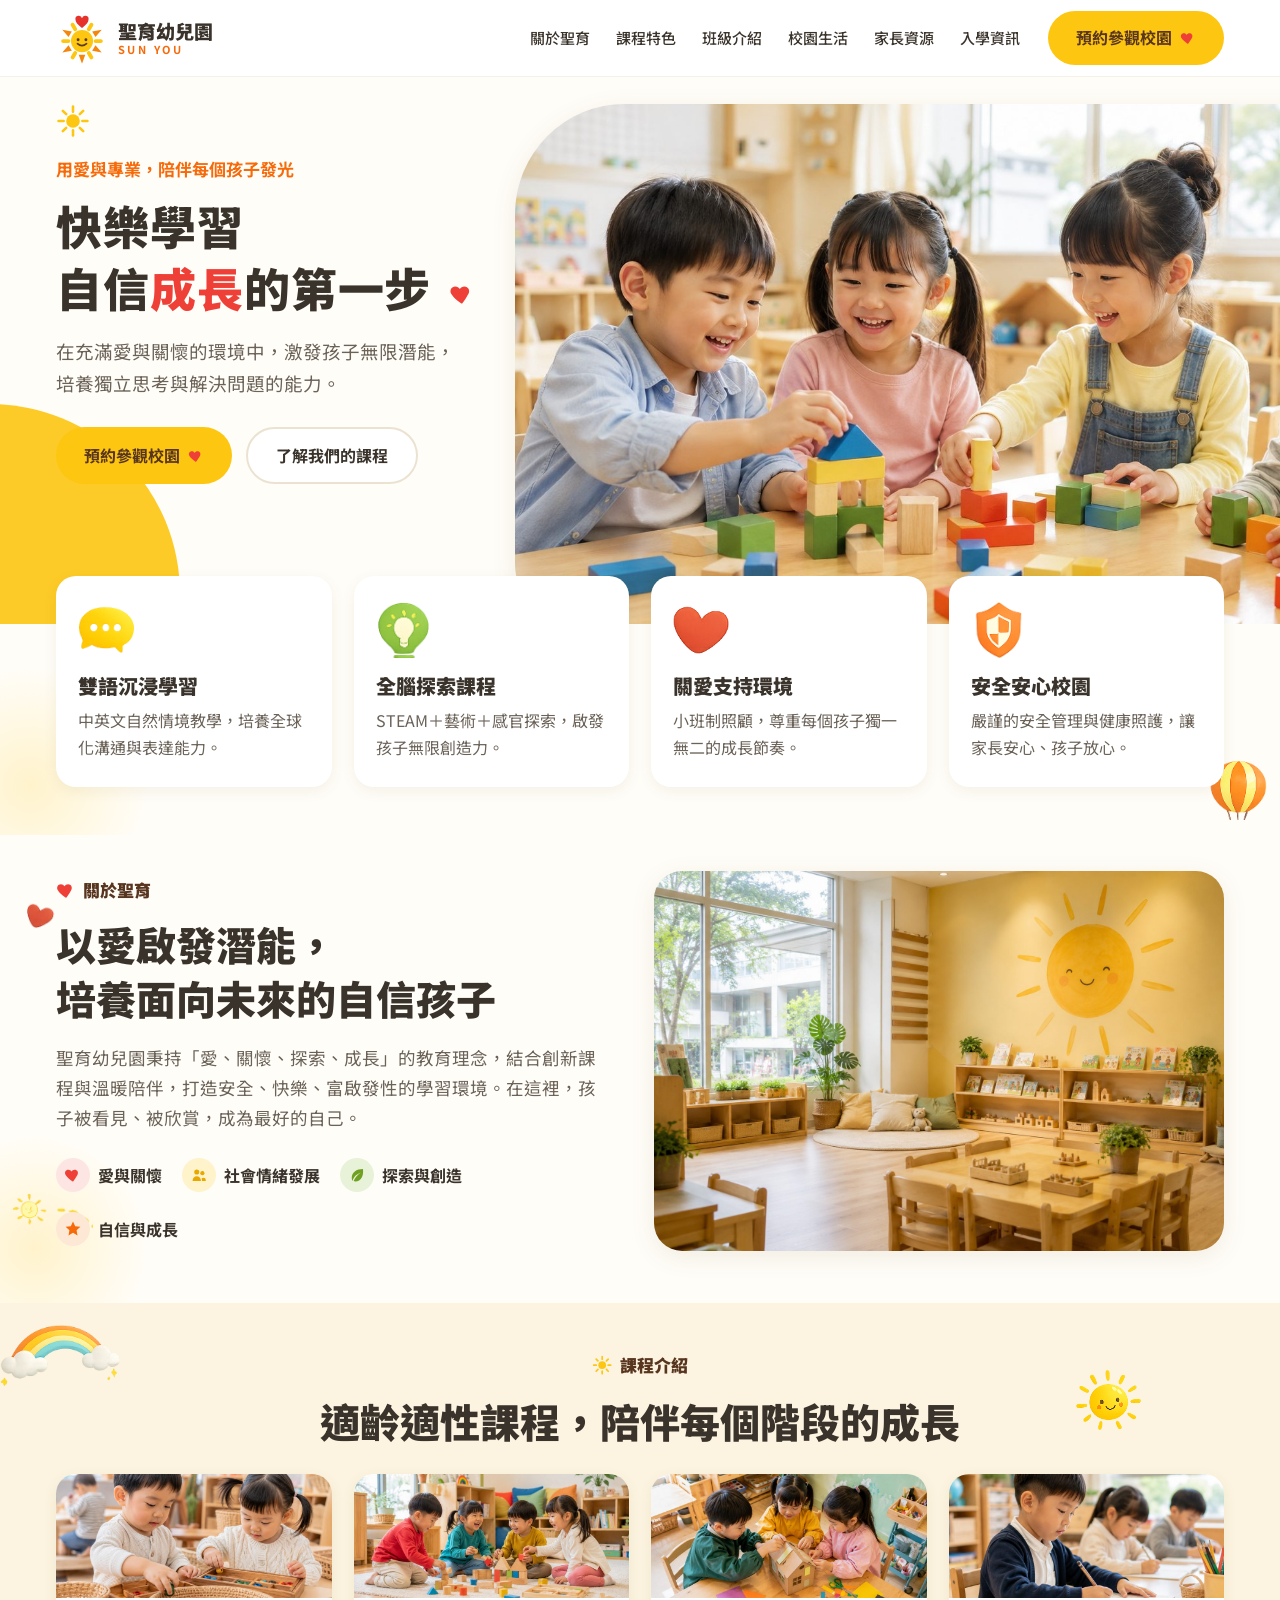
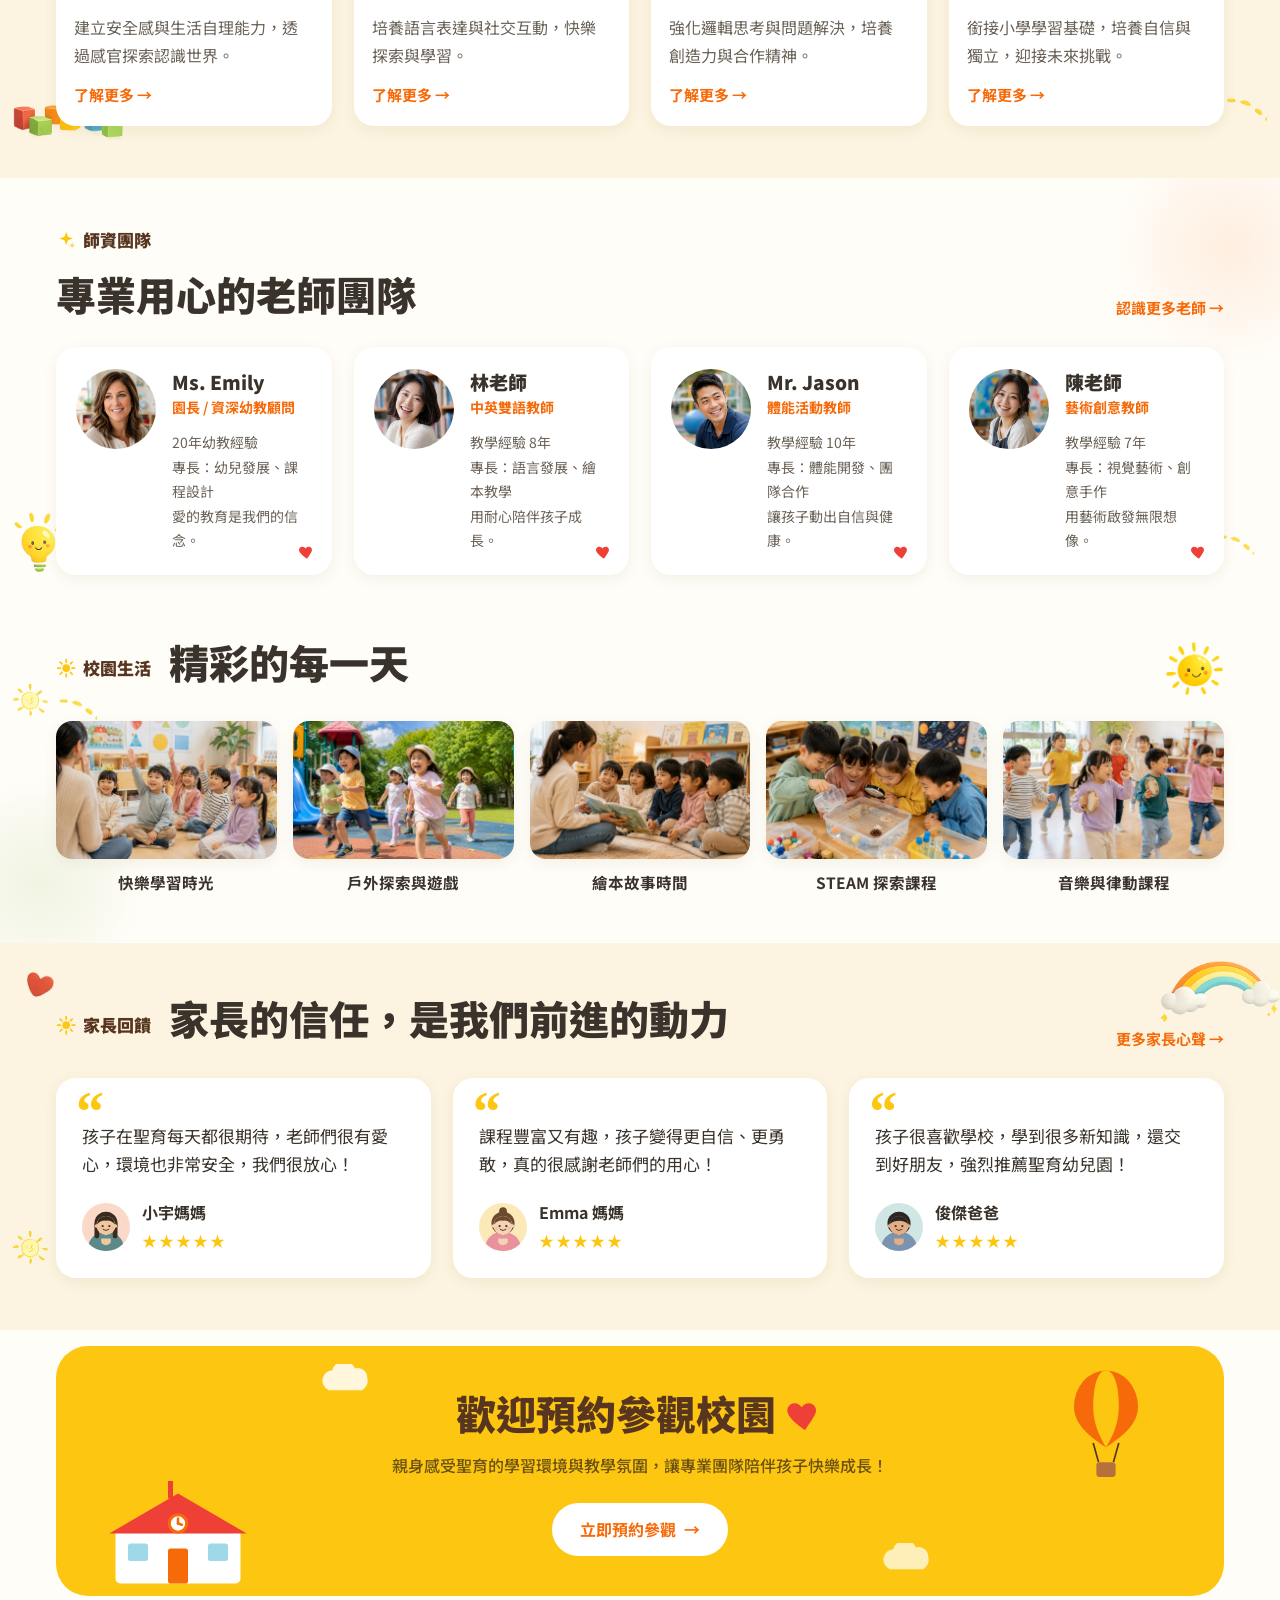
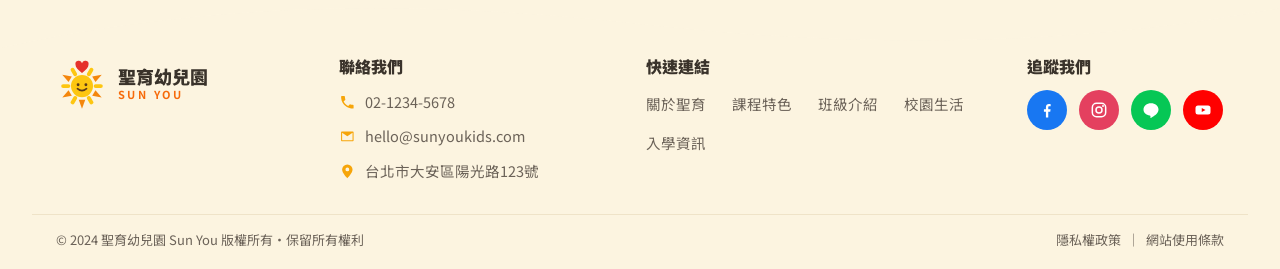
<file: index.html>
<!DOCTYPE html>
<html lang="zh-Hant">
<head>
<meta charset="UTF-8">
<meta name="viewport" content="width=device-width, initial-scale=1.0">
<title>聖育幼兒園 SUN YOU｜快樂學習，自信成長的第一步</title>
<meta name="description" content="聖育幼兒園秉持「愛、關懷、探索、成長」的教育理念，打造安全、快樂、富啟發性的學習環境。">
<link rel="preconnect" href="https://fonts.googleapis.com">
<link rel="preconnect" href="https://fonts.gstatic.com" crossorigin>
<link href="https://fonts.googleapis.com/css2?family=Noto+Sans+TC:wght@400;500;700;900&display=swap" rel="stylesheet">
<link rel="stylesheet" href="css/styles.css">
</head>
<body>

<!-- ===== 導覽列 ===== -->
<header class="site-header">
  <div class="container nav-inner">
    <a href="#top" class="logo" aria-label="聖育幼兒園 SUN YOU">
      <svg class="logo-sun" aria-hidden="true" viewBox="0 0 80 84"><line x1="50.5" y1="27.8" x2="54.5" y2="20.9" stroke="#FDC611" stroke-width="6" stroke-linecap="round"/><path d="M60.7 39.8 L70.3 28.5 L55.7 31.2 Z" fill="#F4860C"/><line x1="61.0" y1="46.0" x2="69.0" y2="46.0" stroke="#FDC611" stroke-width="6" stroke-linecap="round"/><path d="M55.7 60.8 L70.3 63.5 L60.7 52.2 Z" fill="#F4860C"/><line x1="50.5" y1="64.2" x2="54.5" y2="71.1" stroke="#FDC611" stroke-width="6" stroke-linecap="round"/><path d="M35.0 67.0 L40.0 81.0 L45.0 67.0 Z" fill="#F4860C"/><line x1="29.5" y1="64.2" x2="25.5" y2="71.1" stroke="#FDC611" stroke-width="6" stroke-linecap="round"/><path d="M19.3 52.2 L9.7 63.5 L24.3 60.8 Z" fill="#F4860C"/><line x1="19.0" y1="46.0" x2="11.0" y2="46.0" stroke="#FDC611" stroke-width="6" stroke-linecap="round"/><path d="M24.3 31.2 L9.7 28.5 L19.3 39.8 Z" fill="#F4860C"/><line x1="29.5" y1="27.8" x2="25.5" y2="20.9" stroke="#FDC611" stroke-width="6" stroke-linecap="round"/><circle cx="40" cy="46" r="17" fill="#FDC611"/><circle cx="34" cy="44" r="2.2" fill="#5A3A1A"/><circle cx="46" cy="44" r="2.2" fill="#5A3A1A"/><path d="M33 50 q7 6 14 0" fill="none" stroke="#5A3A1A" stroke-width="2.6" stroke-linecap="round"/><path d="M40 26 c-6 -5 -10 -9 -10 -13 a5 5 0 0 1 10 -2 a5 5 0 0 1 10 2 c0 4 -4 8 -10 13 z" fill="#E5322B"/></svg>
      <span class="logo-text"><strong>聖育幼兒園</strong><small>SUN YOU</small></span>
    </a>
    <nav class="site-nav" id="site-nav" aria-label="主選單">
      <a href="#about">關於聖育</a>
      <a href="#features">課程特色</a>
      <a href="#classes">班級介紹</a>
      <a href="#life">校園生活</a>
      <a href="#voices">家長資源</a>
      <a href="#contact">入學資訊</a>
    </nav>
    <a href="#visit" class="btn btn-primary nav-cta">預約參觀校園
      <svg class="ic" viewBox="0 0 24 24" aria-hidden="true"><path fill="#EF4038" d="M12 21S4.5 16.3 2 11.7C.3 8.5 2.3 5 5.7 5 7.7 5 9.1 6 10 7.4 10.9 6 12.3 5 14.3 5c3.4 0 5.4 3.5 3.7 6.7C15.5 16.3 12 21 12 21z"/></svg>
    </a>
    <button class="nav-toggle" id="nav-toggle" aria-label="開啟選單" aria-expanded="false">
      <span></span><span></span><span></span>
    </button>
  </div>
</header>

<main id="top">

<!-- ===== Hero ===== -->
<section class="hero">
  <div class="hero-blob" aria-hidden="true"></div>
  <div class="container hero-inner">
    <div class="hero-copy">
      <svg class="hero-sun" viewBox="0 0 40 40" aria-hidden="true">
        <g stroke="#FDC611" stroke-width="3" stroke-linecap="round">
          <line x1="20" y1="3" x2="20" y2="9"/><line x1="20" y1="31" x2="20" y2="37"/>
          <line x1="3" y1="20" x2="9" y2="20"/><line x1="31" y1="20" x2="37" y2="20"/>
          <line x1="8" y1="8" x2="12" y2="12"/><line x1="28" y1="28" x2="32" y2="32"/>
          <line x1="8" y1="32" x2="12" y2="28"/><line x1="28" y1="12" x2="32" y2="8"/>
        </g>
        <circle cx="20" cy="20" r="8" fill="#FDC611"/>
      </svg>
      <p class="eyebrow">用愛與專業，陪伴每個孩子發光</p>
      <h1>快樂學習<br>自信<em>成長</em>的第一步
        <svg class="hero-heart" viewBox="0 0 24 24" aria-hidden="true"><path fill="#EF4038" d="M12 21S4.5 16.3 2 11.7C.3 8.5 2.3 5 5.7 5 7.7 5 9.1 6 10 7.4 10.9 6 12.3 5 14.3 5c3.4 0 5.4 3.5 3.7 6.7C15.5 16.3 12 21 12 21z"/></svg>
      </h1>
      <p class="lead">在充滿愛與關懷的環境中，激發孩子無限潛能，<br>培養獨立思考與解決問題的能力。</p>
      <div class="hero-actions">
        <a href="#visit" class="btn btn-primary">預約參觀校園
          <svg class="ic" viewBox="0 0 24 24" aria-hidden="true"><path fill="#EF4038" d="M12 21S4.5 16.3 2 11.7C.3 8.5 2.3 5 5.7 5 7.7 5 9.1 6 10 7.4 10.9 6 12.3 5 14.3 5c3.4 0 5.4 3.5 3.7 6.7C15.5 16.3 12 21 12 21z"/></svg>
        </a>
        <a href="#classes" class="btn btn-ghost">了解我們的課程</a>
      </div>
    </div>
    <div class="hero-photo">
      <img src="assets/img/hero.jpg" alt="孩子們開心地玩積木" width="1052" height="558">
    </div>
  </div>
</section>

<!-- ===== 特色卡片 ===== -->
<section class="features" id="features">
  <div class="deco-layer" aria-hidden="true">
    <span class="deco deco-blob" style="left:-90px;bottom:-70px;width:240px;height:240px"></span>
    <img class="deco" src="assets/deco/balloon.png" alt="" style="right:1%;bottom:6%;width:58px">
  </div>
  <div class="container features-grid">
    <article class="feature-card">
      <span class="feature-icon"><img src="assets/deco/speech.png" alt="" width="48" height="48"></span>
      <h3>雙語沉浸學習</h3>
      <p>中英文自然情境教學，培養全球化溝通與表達能力。</p>
    </article>
    <article class="feature-card">
      <span class="feature-icon"><img src="assets/deco/bulb-green.png" alt="" width="48" height="48"></span>
      <h3>全腦探索課程</h3>
      <p>STEAM＋藝術＋感官探索，啟發孩子無限創造力。</p>
    </article>
    <article class="feature-card">
      <span class="feature-icon"><img src="assets/deco/heart2.png" alt="" width="48" height="48"></span>
      <h3>關愛支持環境</h3>
      <p>小班制照顧，尊重每個孩子獨一無二的成長節奏。</p>
    </article>
    <article class="feature-card">
      <span class="feature-icon"><img src="assets/deco/shield.png" alt="" width="48" height="48"></span>
      <h3>安全安心校園</h3>
      <p>嚴謹的安全管理與健康照護，讓家長安心、孩子放心。</p>
    </article>
  </div>
</section>

<!-- ===== 關於聖育 ===== -->
<section class="about" id="about">
  <div class="deco-layer" aria-hidden="true">
    <span class="deco deco-blob" style="left:-80px;bottom:-60px;width:230px;height:230px"></span>
    <img class="deco" src="assets/deco/sparkle.png" alt="" style="left:1%;bottom:16%;width:80px;opacity:.8">
    <img class="deco" src="assets/deco/heart.png" alt="" style="left:2%;top:14%;width:30px">
  </div>
  <div class="container about-inner">
    <div class="about-copy">
      <p class="section-tag">
        <svg class="ic" viewBox="0 0 24 24" aria-hidden="true"><path fill="#EF4038" d="M12 21S4.5 16.3 2 11.7C.3 8.5 2.3 5 5.7 5 7.7 5 9.1 6 10 7.4 10.9 6 12.3 5 14.3 5c3.4 0 5.4 3.5 3.7 6.7C15.5 16.3 12 21 12 21z"/></svg>
        關於聖育
      </p>
      <h2>以愛啟發潛能，<br>培養面向未來的自信孩子</h2>
      <p class="section-body">聖育幼兒園秉持「愛、關懷、探索、成長」的教育理念，結合創新課程與溫暖陪伴，打造安全、快樂、富啟發性的學習環境。在這裡，孩子被看見、被欣賞，成為最好的自己。</p>
      <ul class="about-badges">
        <li><span class="badge-ic badge-red"><svg viewBox="0 0 24 24" aria-hidden="true"><path fill="currentColor" d="M12 21S4.5 16.3 2 11.7C.3 8.5 2.3 5 5.7 5 7.7 5 9.1 6 10 7.4 10.9 6 12.3 5 14.3 5c3.4 0 5.4 3.5 3.7 6.7C15.5 16.3 12 21 12 21z"/></svg></span>愛與關懷</li>
        <li><span class="badge-ic badge-yellow"><svg viewBox="0 0 24 24" aria-hidden="true"><circle cx="9" cy="8" r="3.4" fill="currentColor"/><circle cx="16.5" cy="9.5" r="2.8" fill="currentColor"/><path fill="currentColor" d="M3.5 19c0-3 2.5-5.4 5.5-5.4s5.5 2.4 5.5 5.4v1h-11v-1zM15.5 16.4c1.6-1.3 4-1.2 5 .4.6 1 .5 2.2.5 3.2h-5"/></svg></span>社會情緒發展</li>
        <li><span class="badge-ic badge-green"><svg viewBox="0 0 24 24" aria-hidden="true"><path fill="currentColor" d="M20 4c-9 0-15 4.5-15 12 0 1.6.4 3 1 4.1C7.6 14 12 10.5 17 9c-4 2.5-7.6 6-9.5 11 .8.3 1.6.5 2.5.5 7.5 0 11-7 10-16.5z"/></svg></span>探索與創造</li>
        <li><span class="badge-ic badge-orange"><svg viewBox="0 0 24 24" aria-hidden="true"><path fill="currentColor" d="M12 2l2.9 6.3L21.8 9l-5 4.7L18 20.5 12 17l-6 3.5 1.2-6.8-5-4.7 6.9-.7L12 2z"/></svg></span>自信與成長</li>
      </ul>
    </div>
    <div class="about-photo">
      <img src="assets/img/about.jpg" alt="明亮溫馨的教室空間，牆上有太陽笑臉壁畫" width="978" height="442">
    </div>
  </div>
</section>

<!-- ===== 課程介紹 ===== -->
<section class="classes" id="classes">
  <div class="deco-layer" aria-hidden="true">
    <img class="deco" src="assets/deco/rainbow.png" alt="" style="left:0;top:22px;width:120px">
    <img class="deco" src="assets/deco/sparkle.png" alt="" style="right:1%;bottom:12%;width:90px;opacity:.8">
    <img class="deco" src="assets/deco/blocks.png" alt="" style="left:1%;bottom:8%;width:110px">
  </div>
  <div class="container">
    <header class="section-head center">
      <p class="section-tag">
        <svg class="ic" viewBox="0 0 24 24" aria-hidden="true"><g stroke="#FDC611" stroke-width="2" stroke-linecap="round"><line x1="12" y1="2" x2="12" y2="5"/><line x1="12" y1="19" x2="12" y2="22"/><line x1="2" y1="12" x2="5" y2="12"/><line x1="19" y1="12" x2="22" y2="12"/><line x1="4.9" y1="4.9" x2="7" y2="7"/><line x1="17" y1="17" x2="19.1" y2="19.1"/><line x1="4.9" y1="19.1" x2="7" y2="17"/><line x1="17" y1="7" x2="19.1" y2="4.9"/></g><circle cx="12" cy="12" r="4.5" fill="#FDC611"/></svg>
        課程介紹
      </p>
      <h2>適齡適性課程，陪伴每個階段的成長</h2>
      <span class="head-sun head-sun-classes"><img class="head-sun-img" src="assets/deco/sun.png" alt="" width="66" height="60"></span>
    </header>
    <div class="class-grid">
      <article class="class-card">
        <div class="class-photo"><img src="assets/img/class-toddler.jpg" alt="幼幼班：孩子探索教具" width="350" height="158"></div>
        <div class="class-body">
          <p>建立安全感與生活自理能力，透過感官探索認識世界。</p>
          <a class="text-link" href="#visit">了解更多 <span class="arrow">→</span></a>
        </div>
      </article>
      <article class="class-card">
        <div class="class-photo"><img src="assets/img/class-junior.jpg" alt="小班：孩子們一起遊戲學習" width="350" height="158"></div>
        <div class="class-body">
          <p>培養語言表達與社交互動，快樂探索與學習。</p>
          <a class="text-link" href="#visit">了解更多 <span class="arrow">→</span></a>
        </div>
      </article>
      <article class="class-card">
        <div class="class-photo"><img src="assets/img/class-middle.jpg" alt="中班：孩子們動手做實驗" width="350" height="158"></div>
        <div class="class-body">
          <p>強化邏輯思考與問題解決，培養創造力與合作精神。</p>
          <a class="text-link" href="#visit">了解更多 <span class="arrow">→</span></a>
        </div>
      </article>
      <article class="class-card">
        <div class="class-photo"><img src="assets/img/class-senior.jpg" alt="大班：孩子們專注書寫" width="350" height="158"></div>
        <div class="class-body">
          <p>銜接小學學習基礎，培養自信與獨立，迎接未來挑戰。</p>
          <a class="text-link" href="#visit">了解更多 <span class="arrow">→</span></a>
        </div>
      </article>
    </div>
  </div>
</section>

<!-- ===== 師資團隊 ===== -->
<section class="teachers" id="teachers">
  <div class="deco-layer" aria-hidden="true">
    <span class="deco deco-blob-o" style="right:-70px;top:-50px;width:240px;height:240px"></span>
    <img class="deco" src="assets/deco/bulb.png" alt="" style="left:1%;bottom:12%;width:56px;opacity:.85">
    <img class="deco" src="assets/deco/sparkle.png" alt="" style="right:2%;bottom:16%;width:78px;opacity:.75">
  </div>
  <div class="container">
    <header class="section-head split">
      <div>
        <p class="section-tag">
          <svg class="ic" viewBox="0 0 24 24" aria-hidden="true"><path fill="#FDC611" d="M12 2l2 6 6 2-6 2-2 6-2-6-6-2 6-2 2-6z"/><path fill="#FDC611" d="M19 14l1 3 3 1-3 1-1 3-1-3-3-1 3-1 1-3z" opacity=".7"/></svg>
          師資團隊
        </p>
        <h2>專業用心的老師團隊</h2>
      </div>
      <a class="text-link" href="#visit">認識更多老師 <span class="arrow">→</span></a>
    </header>
    <div class="teacher-grid">
      <article class="teacher-card">
        <img class="teacher-avatar" src="assets/img/teacher-emily.jpg" alt="Ms. Emily" width="128" height="128">
        <div class="teacher-info">
          <h3>Ms. Emily</h3>
          <p class="teacher-role">園長 / 資深幼教顧問</p>
          <p class="teacher-meta">20年幼教經驗<br>專長：幼兒發展、課程設計<br>愛的教育是我們的信念。</p>
        </div>
        <svg class="card-heart" viewBox="0 0 24 24" aria-hidden="true"><path fill="#EF4038" d="M12 21S4.5 16.3 2 11.7C.3 8.5 2.3 5 5.7 5 7.7 5 9.1 6 10 7.4 10.9 6 12.3 5 14.3 5c3.4 0 5.4 3.5 3.7 6.7C15.5 16.3 12 21 12 21z"/></svg>
      </article>
      <article class="teacher-card">
        <img class="teacher-avatar" src="assets/img/teacher-lin.jpg" alt="林老師" width="128" height="128">
        <div class="teacher-info">
          <h3>林老師</h3>
          <p class="teacher-role">中英雙語教師</p>
          <p class="teacher-meta">教學經驗 8年<br>專長：語言發展、繪本教學<br>用耐心陪伴孩子成長。</p>
        </div>
        <svg class="card-heart" viewBox="0 0 24 24" aria-hidden="true"><path fill="#EF4038" d="M12 21S4.5 16.3 2 11.7C.3 8.5 2.3 5 5.7 5 7.7 5 9.1 6 10 7.4 10.9 6 12.3 5 14.3 5c3.4 0 5.4 3.5 3.7 6.7C15.5 16.3 12 21 12 21z"/></svg>
      </article>
      <article class="teacher-card">
        <img class="teacher-avatar" src="assets/img/teacher-jason.jpg" alt="Mr. Jason" width="128" height="128">
        <div class="teacher-info">
          <h3>Mr. Jason</h3>
          <p class="teacher-role">體能活動教師</p>
          <p class="teacher-meta">教學經驗 10年<br>專長：體能開發、團隊合作<br>讓孩子動出自信與健康。</p>
        </div>
        <svg class="card-heart" viewBox="0 0 24 24" aria-hidden="true"><path fill="#EF4038" d="M12 21S4.5 16.3 2 11.7C.3 8.5 2.3 5 5.7 5 7.7 5 9.1 6 10 7.4 10.9 6 12.3 5 14.3 5c3.4 0 5.4 3.5 3.7 6.7C15.5 16.3 12 21 12 21z"/></svg>
      </article>
      <article class="teacher-card">
        <img class="teacher-avatar" src="assets/img/teacher-chen.jpg" alt="陳老師" width="128" height="128">
        <div class="teacher-info">
          <h3>陳老師</h3>
          <p class="teacher-role">藝術創意教師</p>
          <p class="teacher-meta">教學經驗 7年<br>專長：視覺藝術、創意手作<br>用藝術啟發無限想像。</p>
        </div>
        <svg class="card-heart" viewBox="0 0 24 24" aria-hidden="true"><path fill="#EF4038" d="M12 21S4.5 16.3 2 11.7C.3 8.5 2.3 5 5.7 5 7.7 5 9.1 6 10 7.4 10.9 6 12.3 5 14.3 5c3.4 0 5.4 3.5 3.7 6.7C15.5 16.3 12 21 12 21z"/></svg>
      </article>
    </div>
  </div>
</section>

<!-- ===== 校園生活 ===== -->
<section class="life" id="life">
  <div class="deco-layer" aria-hidden="true">
    <span class="deco deco-blob-g" style="left:-70px;bottom:-50px;width:220px;height:220px"></span>
    <img class="deco" src="assets/deco/sparkle.png" alt="" style="left:1%;top:18%;width:84px;opacity:.8">
  </div>
  <div class="container">
    <header class="section-head split">
      <div class="inline-head">
        <p class="section-tag">
          <svg class="ic" viewBox="0 0 24 24" aria-hidden="true"><g stroke="#FDC611" stroke-width="2" stroke-linecap="round"><line x1="12" y1="2" x2="12" y2="5"/><line x1="12" y1="19" x2="12" y2="22"/><line x1="2" y1="12" x2="5" y2="12"/><line x1="19" y1="12" x2="22" y2="12"/><line x1="4.9" y1="4.9" x2="7" y2="7"/><line x1="17" y1="17" x2="19.1" y2="19.1"/><line x1="4.9" y1="19.1" x2="7" y2="17"/><line x1="17" y1="7" x2="19.1" y2="4.9"/></g><circle cx="12" cy="12" r="4.5" fill="#FDC611"/></svg>
          校園生活
        </p>
        <h2>精彩的每一天</h2>
      </div>
      <span class="head-sun head-sun-life"><img class="head-sun-img" src="assets/deco/sun.png" alt="" width="60" height="55"></span>
    </header>
    <div class="life-grid">
      <figure><img src="assets/img/life-learning.jpg" alt="快樂學習時光" width="304" height="176"><figcaption>快樂學習時光</figcaption></figure>
      <figure><img src="assets/img/life-outdoor.jpg" alt="戶外探索與遊戲" width="304" height="176"><figcaption>戶外探索與遊戲</figcaption></figure>
      <figure><img src="assets/img/life-story.jpg" alt="繪本故事時間" width="278" height="176"><figcaption>繪本故事時間</figcaption></figure>
      <figure><img src="assets/img/life-steam.jpg" alt="STEAM 探索課程" width="272" height="176"><figcaption>STEAM 探索課程</figcaption></figure>
      <figure><img src="assets/img/life-music.jpg" alt="音樂與律動課程" width="292" height="176"><figcaption>音樂與律動課程</figcaption></figure>
    </div>
  </div>
</section>

<!-- ===== 家長回饋 ===== -->
<section class="voices" id="voices">
  <div class="deco-layer" aria-hidden="true">
    <img class="deco" src="assets/deco/rainbow.png" alt="" style="right:0;top:18px;width:120px">
    <img class="deco" src="assets/deco/heart.png" alt="" style="left:2%;top:26px;width:30px">
    <img class="deco" src="assets/deco/sparkle.png" alt="" style="left:1%;bottom:16%;width:84px;opacity:.8">
  </div>
  <div class="container">
    <header class="section-head split">
      <div class="inline-head">
        <p class="section-tag">
          <svg class="ic" viewBox="0 0 24 24" aria-hidden="true"><g stroke="#FDC611" stroke-width="2" stroke-linecap="round"><line x1="12" y1="2" x2="12" y2="5"/><line x1="12" y1="19" x2="12" y2="22"/><line x1="2" y1="12" x2="5" y2="12"/><line x1="19" y1="12" x2="22" y2="12"/><line x1="4.9" y1="4.9" x2="7" y2="7"/><line x1="17" y1="17" x2="19.1" y2="19.1"/><line x1="4.9" y1="19.1" x2="7" y2="17"/><line x1="17" y1="7" x2="19.1" y2="4.9"/></g><circle cx="12" cy="12" r="4.5" fill="#FDC611"/></svg>
          家長回饋
        </p>
        <h2>家長的信任，是我們前進的動力</h2>
      </div>
      <a class="text-link" href="#visit">更多家長心聲 <span class="arrow">→</span></a>
    </header>
    <div class="voice-grid">
      <article class="voice-card">
        <span class="quote-mark" aria-hidden="true">“</span>
        <p>孩子在聖育每天都很期待，老師們很有愛心，環境也非常安全，我們很放心！</p>
        <footer>
          <span class="voice-avatar" aria-hidden="true"><svg viewBox="0 0 100 100"><defs><clipPath id="cx"><circle cx="50" cy="50" r="50"/></clipPath></defs><circle cx="50" cy="50" r="50" fill="#FBD9C9"/><g clip-path="url(#cx)"><path d="M14 100 V90 a36 30 0 0 1 72 0 V100 Z" fill="#5B8A88"/><path d="M40 74 h20 v6 a10 8 0 0 1 -20 0 z" fill="#F1C7A2"/><rect x="26" y="40" width="10" height="34" rx="5" fill="#3B2A1E"/><rect x="64" y="40" width="10" height="34" rx="5" fill="#3B2A1E"/><circle cx="50" cy="42" r="24" fill="#3B2A1E"/><circle cx="50" cy="47" r="20" fill="#F1C7A2"/><circle cx="30" cy="48" r="3.5" fill="#F1C7A2"/><circle cx="70" cy="48" r="3.5" fill="#F1C7A2"/><path d="M31 45 a19 18 0 0 1 38 0 q-9 -10 -19 -8 q-10 -2 -19 8 z" fill="#3B2A1E"/><circle cx="43" cy="48" r="2.4" fill="#4A3526"/><circle cx="57" cy="48" r="2.4" fill="#4A3526"/><path d="M44 55 q6 5 12 0" fill="none" stroke="#4A3526" stroke-width="2" stroke-linecap="round"/><circle cx="37" cy="53" r="3" fill="#F6A8A0" opacity=".55"/><circle cx="63" cy="53" r="3" fill="#F6A8A0" opacity=".55"/></g></svg></span>
          <div><strong>小宇媽媽</strong>
            <span class="stars" role="img" aria-label="五顆星">★★★★★</span>
          </div>
        </footer>
      </article>
      <article class="voice-card">
        <span class="quote-mark" aria-hidden="true">“</span>
        <p>課程豐富又有趣，孩子變得更自信、更勇敢，真的很感謝老師們的用心！</p>
        <footer>
          <span class="voice-avatar" aria-hidden="true"><svg viewBox="0 0 100 100"><defs><clipPath id="ce"><circle cx="50" cy="50" r="50"/></clipPath></defs><circle cx="50" cy="50" r="50" fill="#FCE9B8"/><g clip-path="url(#ce)"><path d="M14 100 V90 a36 30 0 0 1 72 0 V100 Z" fill="#E8929E"/><path d="M40 74 h20 v6 a10 8 0 0 1 -20 0 z" fill="#F5D2B3"/><circle cx="50" cy="42" r="24" fill="#6B4A2F"/><circle cx="50" cy="17" r="8" fill="#6B4A2F"/><circle cx="50" cy="47" r="20" fill="#F5D2B3"/><circle cx="30" cy="48" r="3.5" fill="#F5D2B3"/><circle cx="70" cy="48" r="3.5" fill="#F5D2B3"/><path d="M31 45 a19 18 0 0 1 38 0 q-9 -10 -19 -8 q-10 -2 -19 8 z" fill="#6B4A2F"/><circle cx="43" cy="48" r="2.4" fill="#4A3526"/><circle cx="57" cy="48" r="2.4" fill="#4A3526"/><path d="M44 55 q6 5 12 0" fill="none" stroke="#4A3526" stroke-width="2" stroke-linecap="round"/><circle cx="37" cy="53" r="3" fill="#F6A8A0" opacity=".55"/><circle cx="63" cy="53" r="3" fill="#F6A8A0" opacity=".55"/></g></svg></span>
          <div><strong>Emma 媽媽</strong>
            <span class="stars" role="img" aria-label="五顆星">★★★★★</span>
          </div>
        </footer>
      </article>
      <article class="voice-card">
        <span class="quote-mark" aria-hidden="true">“</span>
        <p>孩子很喜歡學校，學到很多新知識，還交到好朋友，強烈推薦聖育幼兒園！</p>
        <footer>
          <span class="voice-avatar" aria-hidden="true"><svg viewBox="0 0 100 100"><defs><clipPath id="cj"><circle cx="50" cy="50" r="50"/></clipPath></defs><circle cx="50" cy="50" r="50" fill="#CFE6E4"/><g clip-path="url(#cj)"><path d="M14 100 V90 a36 30 0 0 1 72 0 V100 Z" fill="#7A93B0"/><path d="M40 74 h20 v6 a10 8 0 0 1 -20 0 z" fill="#E3AE86"/><circle cx="50" cy="42" r="24" fill="#2B2622"/><circle cx="50" cy="47" r="20" fill="#E3AE86"/><circle cx="30" cy="48" r="3.5" fill="#E3AE86"/><circle cx="70" cy="48" r="3.5" fill="#E3AE86"/><path d="M31 44 a19 17 0 0 1 38 0 a30 30 0 0 0 -38 0 z" fill="#2B2622"/><circle cx="43" cy="48" r="2.4" fill="#4A3526"/><circle cx="57" cy="48" r="2.4" fill="#4A3526"/><path d="M44 55 q6 5 12 0" fill="none" stroke="#4A3526" stroke-width="2" stroke-linecap="round"/><circle cx="37" cy="53" r="3" fill="#F6A8A0" opacity=".55"/><circle cx="63" cy="53" r="3" fill="#F6A8A0" opacity=".55"/></g></svg></span>
          <div><strong>俊傑爸爸</strong>
            <span class="stars" role="img" aria-label="五顆星">★★★★★</span>
          </div>
        </footer>
      </article>
    </div>
  </div>
</section>

<!-- ===== CTA ===== -->
<section class="cta" id="visit">
  <div class="container">
    <div class="cta-banner">
      <svg class="cta-art cta-school" viewBox="0 0 120 100" aria-hidden="true">
        <rect x="10" y="46" width="100" height="44" rx="4" fill="#fff"/>
        <path d="M5 50 L60 18 L115 50 Z" fill="#EF4038"/>
        <rect x="52" y="8" width="4" height="14" fill="#EF4038"/>
        <path d="M56 8 h14 l-4 4 4 4 h-14 z" fill="#FDC611"/>
        <circle cx="60" cy="42" r="7" fill="#fff" stroke="#F66A0A" stroke-width="2.5"/>
        <line x1="60" y1="42" x2="60" y2="38" stroke="#F66A0A" stroke-width="2" stroke-linecap="round"/>
        <line x1="60" y1="42" x2="63" y2="43" stroke="#F66A0A" stroke-width="2" stroke-linecap="round"/>
        <rect x="52" y="62" width="16" height="28" rx="2" fill="#F66A0A"/>
        <rect x="20" y="58" width="16" height="14" rx="2" fill="#9FD8E8"/>
        <rect x="84" y="58" width="16" height="14" rx="2" fill="#9FD8E8"/>
      </svg>
      <div class="cta-copy">
        <h2>歡迎預約參觀校園
          <svg class="ic" viewBox="0 0 24 24" aria-hidden="true"><path fill="#EF4038" d="M12 21S4.5 16.3 2 11.7C.3 8.5 2.3 5 5.7 5 7.7 5 9.1 6 10 7.4 10.9 6 12.3 5 14.3 5c3.4 0 5.4 3.5 3.7 6.7C15.5 16.3 12 21 12 21z"/></svg>
        </h2>
        <p>親身感受聖育的學習環境與教學氛圍，讓專業團隊陪伴孩子快樂成長！</p>
        <a class="btn btn-light" href="mailto:hello@sunyoukids.com">立即預約參觀 <span class="arrow">→</span></a>
      </div>
      <svg class="cta-art cta-balloon" viewBox="0 0 90 120" aria-hidden="true">
        <path d="M45 6 a30 34 0 0 1 30 34 c0 18-18 30-30 38 C33 70 15 58 15 40 A30 34 0 0 1 45 6z" fill="#F66A0A"/>
        <path d="M45 6 c8 0 12 15 12 34 0 16-6 28-12 38-6-10-12-22-12-38C33 21 37 6 45 6z" fill="#FDC611"/>
        <path d="M45 6 a30 34 0 0 1 30 34c0 18-18 30-30 38" fill="none"/>
        <line x1="33" y1="74" x2="38" y2="92" stroke="#58351F" stroke-width="1.6"/>
        <line x1="57" y1="74" x2="52" y2="92" stroke="#58351F" stroke-width="1.6"/>
        <rect x="36" y="92" width="18" height="14" rx="3" fill="#B5703B"/>
      </svg>
      <svg class="cta-art cta-cloud cloud-1" viewBox="0 0 80 36" aria-hidden="true"><path d="M18 30 a12 12 0 0 1 4-23 14 14 0 0 1 26-2 11 11 0 0 1 14 11 12 12 0 0 1-6 14z" fill="#fff" opacity=".85"/></svg>
      <svg class="cta-art cta-cloud cloud-2" viewBox="0 0 80 36" aria-hidden="true"><path d="M18 30 a12 12 0 0 1 4-23 14 14 0 0 1 26-2 11 11 0 0 1 14 11 12 12 0 0 1-6 14z" fill="#fff" opacity=".7"/></svg>
    </div>
  </div>
</section>

</main>

<!-- ===== Footer ===== -->
<footer class="site-footer" id="contact">
  <svg class="footer-wave" viewBox="0 0 1440 60" preserveAspectRatio="none" aria-hidden="true">
    <path d="M0 60 C240 0 480 0 720 30 C960 60 1200 60 1440 10 L1440 60 Z" fill="#FCF4E0"/>
  </svg>
  <div class="container footer-grid">
    <div class="footer-brand">
      <a href="#top" class="logo" aria-label="聖育幼兒園 SUN YOU">
        <svg class="logo-sun" aria-hidden="true" viewBox="0 0 80 84"><line x1="50.5" y1="27.8" x2="54.5" y2="20.9" stroke="#FDC611" stroke-width="6" stroke-linecap="round"/><path d="M60.7 39.8 L70.3 28.5 L55.7 31.2 Z" fill="#F4860C"/><line x1="61.0" y1="46.0" x2="69.0" y2="46.0" stroke="#FDC611" stroke-width="6" stroke-linecap="round"/><path d="M55.7 60.8 L70.3 63.5 L60.7 52.2 Z" fill="#F4860C"/><line x1="50.5" y1="64.2" x2="54.5" y2="71.1" stroke="#FDC611" stroke-width="6" stroke-linecap="round"/><path d="M35.0 67.0 L40.0 81.0 L45.0 67.0 Z" fill="#F4860C"/><line x1="29.5" y1="64.2" x2="25.5" y2="71.1" stroke="#FDC611" stroke-width="6" stroke-linecap="round"/><path d="M19.3 52.2 L9.7 63.5 L24.3 60.8 Z" fill="#F4860C"/><line x1="19.0" y1="46.0" x2="11.0" y2="46.0" stroke="#FDC611" stroke-width="6" stroke-linecap="round"/><path d="M24.3 31.2 L9.7 28.5 L19.3 39.8 Z" fill="#F4860C"/><line x1="29.5" y1="27.8" x2="25.5" y2="20.9" stroke="#FDC611" stroke-width="6" stroke-linecap="round"/><circle cx="40" cy="46" r="17" fill="#FDC611"/><circle cx="34" cy="44" r="2.2" fill="#5A3A1A"/><circle cx="46" cy="44" r="2.2" fill="#5A3A1A"/><path d="M33 50 q7 6 14 0" fill="none" stroke="#5A3A1A" stroke-width="2.6" stroke-linecap="round"/><path d="M40 26 c-6 -5 -10 -9 -10 -13 a5 5 0 0 1 10 -2 a5 5 0 0 1 10 2 c0 4 -4 8 -10 13 z" fill="#E5322B"/></svg>
        <span class="logo-text"><strong>聖育幼兒園</strong><small>SUN YOU</small></span>
      </a>
    </div>
    <div class="footer-col">
      <h4>聯絡我們</h4>
      <ul class="contact-list">
        <li>
          <svg class="ic" viewBox="0 0 24 24" aria-hidden="true"><path fill="#F6A50A" d="M6.6 10.8c1.4 2.8 3.8 5.1 6.6 6.6l2.2-2.2c.3-.3.7-.4 1-.2 1.2.4 2.4.6 3.6.6.6 0 1 .4 1 1V20c0 .6-.4 1-1 1C10.6 21 3 13.4 3 4c0-.6.4-1 1-1h3.5c.6 0 1 .4 1 1 0 1.3.2 2.5.6 3.6.1.4 0 .7-.2 1l-2.3 2.2z"/></svg>
          02-1234-5678
        </li>
        <li>
          <svg class="ic" viewBox="0 0 24 24" aria-hidden="true"><path fill="#F6A50A" d="M4 5h16c.6 0 1 .4 1 1v12c0 .6-.4 1-1 1H4c-.6 0-1-.4-1-1V6c0-.6.4-1 1-1zm8 7L4.5 6.8v10.7h15V6.8L12 12z"/></svg>
          <a href="mailto:hello@sunyoukids.com">hello@sunyoukids.com</a>
        </li>
        <li>
          <svg class="ic" viewBox="0 0 24 24" aria-hidden="true"><path fill="#F6A50A" d="M12 2a7.5 7.5 0 0 1 7.5 7.5c0 5.2-7.5 12.5-7.5 12.5S4.5 14.7 4.5 9.5A7.5 7.5 0 0 1 12 2zm0 10a2.7 2.7 0 1 0 0-5.4 2.7 2.7 0 0 0 0 5.4z"/></svg>
          台北市大安區陽光路123號
        </li>
      </ul>
    </div>
    <div class="footer-col">
      <h4>快速連結</h4>
      <ul class="quick-links">
        <li><a href="#about">關於聖育</a></li>
        <li><a href="#features">課程特色</a></li>
        <li><a href="#classes">班級介紹</a></li>
        <li><a href="#life">校園生活</a></li>
        <li><a href="#visit">入學資訊</a></li>
      </ul>
    </div>
    <div class="footer-col">
      <h4>追蹤我們</h4>
      <ul class="social-list">
        <li><a class="social social-fb" href="#" aria-label="Facebook">
          <svg viewBox="0 0 24 24" aria-hidden="true"><path fill="#fff" d="M13.5 21v-7h2.4l.4-3h-2.8V9.1c0-.9.2-1.5 1.5-1.5h1.4V5c-.3 0-1.1-.1-2.1-.1-2.1 0-3.6 1.3-3.6 3.7V11H8.3v3h2.4v7h2.8z"/></svg></a></li>
        <li><a class="social social-ig" href="#" aria-label="Instagram">
          <svg viewBox="0 0 24 24" aria-hidden="true"><rect x="4" y="4" width="16" height="16" rx="5" fill="none" stroke="#fff" stroke-width="1.8"/><circle cx="12" cy="12" r="3.6" fill="none" stroke="#fff" stroke-width="1.8"/><circle cx="16.8" cy="7.2" r="1.2" fill="#fff"/></svg></a></li>
        <li><a class="social social-line" href="#" aria-label="LINE">
          <svg viewBox="0 0 24 24" aria-hidden="true"><path fill="#fff" d="M12 4C7 4 3 7.3 3 11.4c0 3.7 3.2 6.7 7.5 7.3.3.1.7.2.8.5.1.2.1.6 0 .9l-.1.8c0 .2-.2.9.8.5s5.2-3.1 7.1-5.3c1.3-1.4 1.9-2.9 1.9-4.7C21 7.3 17 4 12 4z"/></svg></a></li>
        <li><a class="social social-yt" href="#" aria-label="YouTube">
          <svg viewBox="0 0 24 24" aria-hidden="true"><rect x="3" y="6.5" width="18" height="11" rx="3" fill="#fff"/><path d="M10.5 9.5v5l4.5-2.5z" fill="#FF0000"/></svg></a></li>
      </ul>
    </div>
  </div>
  <div class="container footer-bottom">
    <p>© 2024 聖育幼兒園 Sun You 版權所有・保留所有權利</p>
    <p class="footer-legal"><a href="#">隱私權政策</a><span>｜</span><a href="#">網站使用條款</a></p>
  </div>
</footer>

<script src="js/main.js"></script>
</body>
</html>
</file>
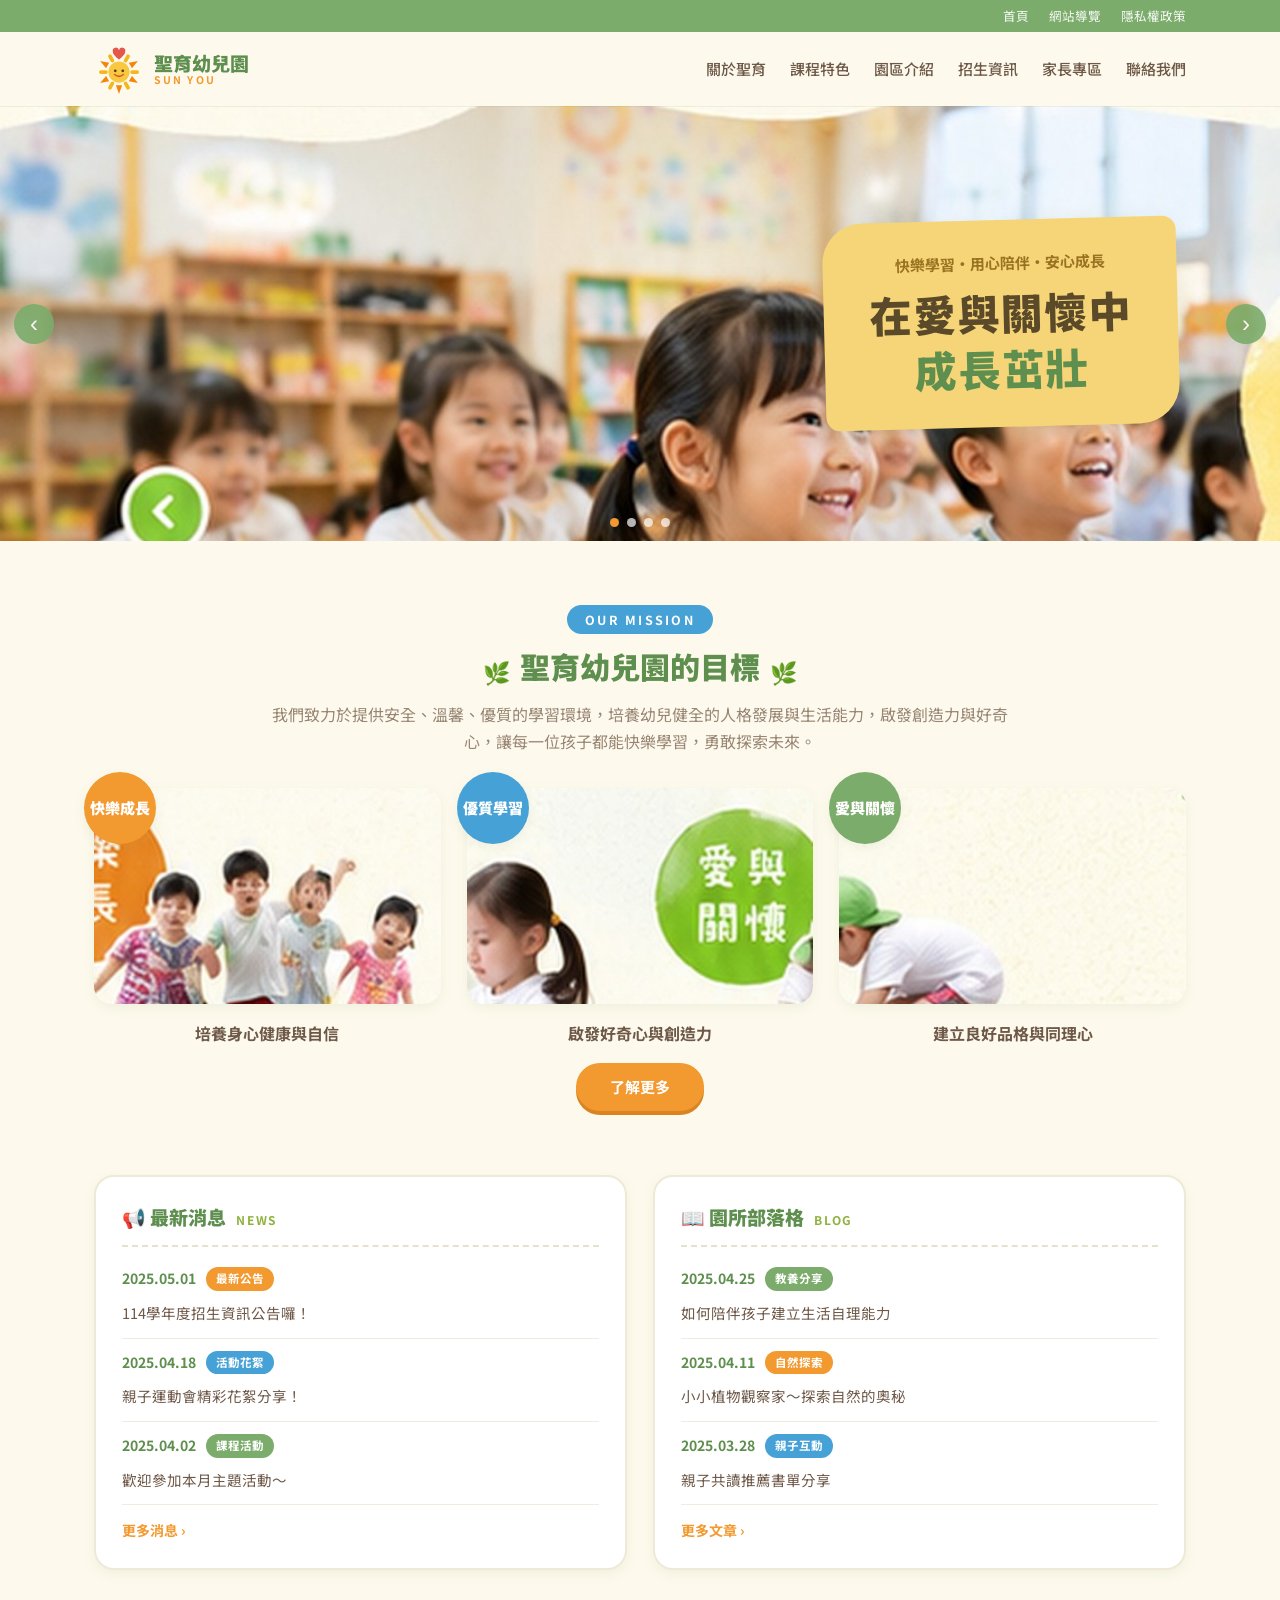
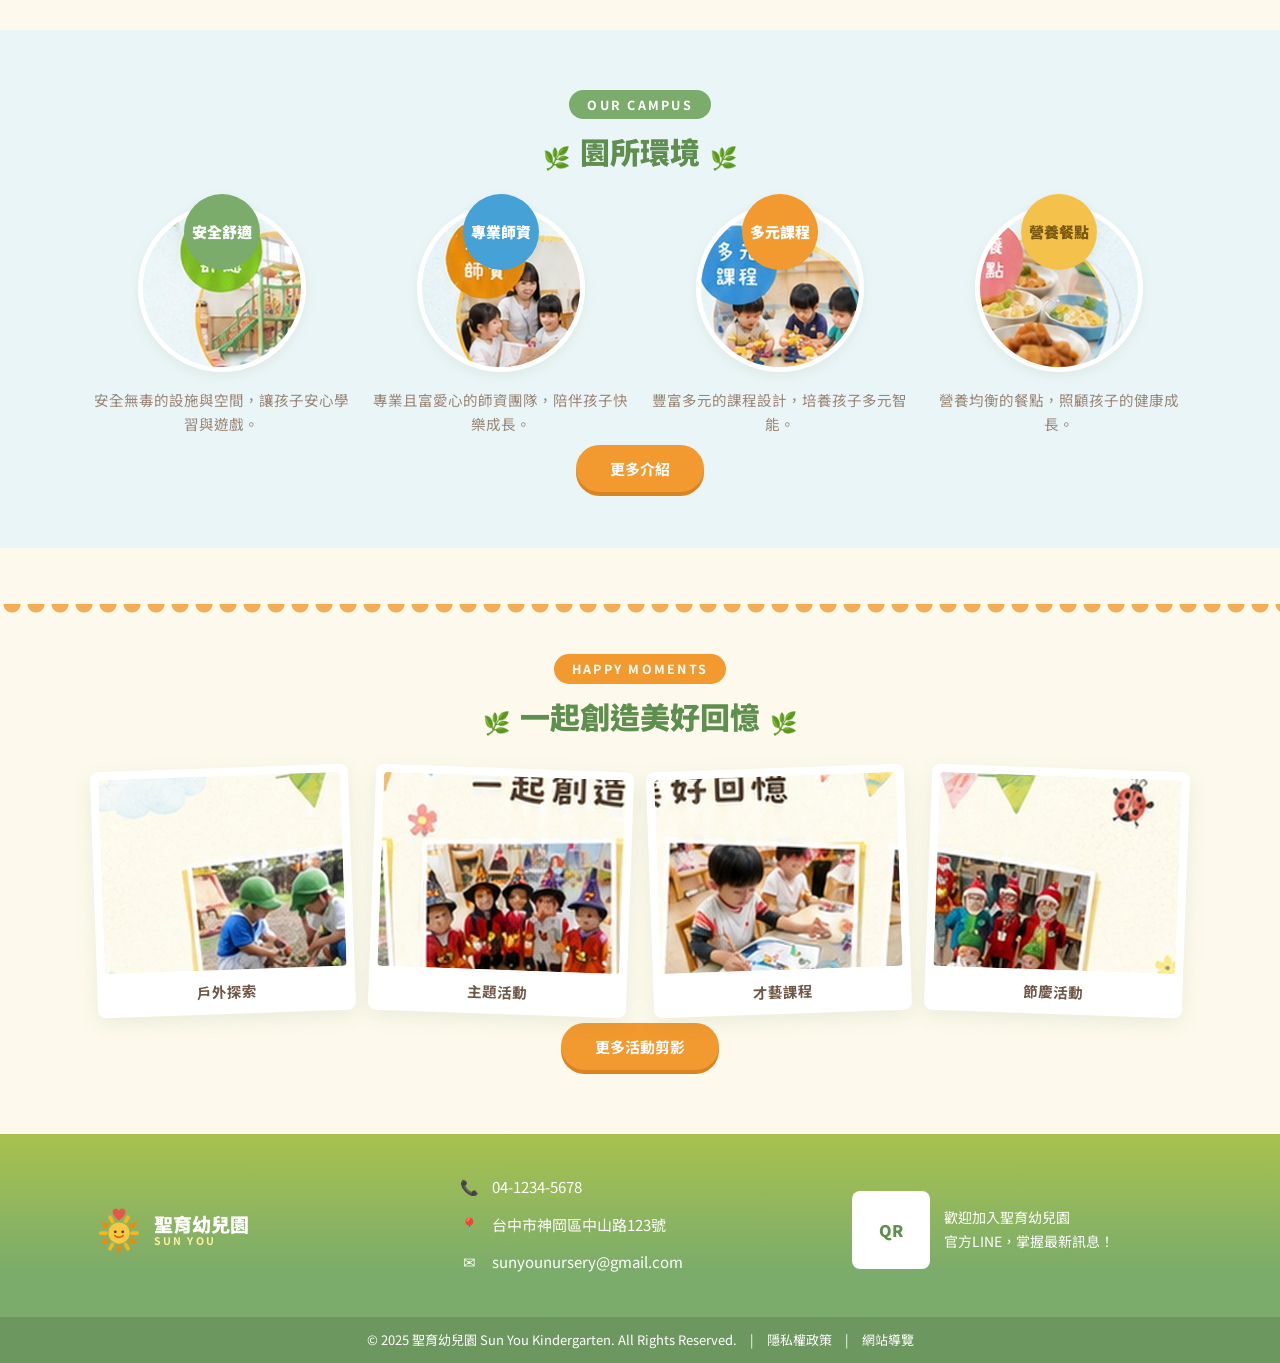
<file: site2/index.html>
<!DOCTYPE html>
<html lang="zh-Hant">
<head>
<meta charset="UTF-8">
<meta name="viewport" content="width=device-width, initial-scale=1.0">
<title>聖育幼兒園 SUN YOU｜在愛與關懷中，成長茁壯</title>
<meta name="description" content="聖育幼兒園｜在愛與關懷中成長茁壯。提供安全、溫馨、優質的學習環境，培養幼兒健全人格與生活能力。">
<link rel="preconnect" href="https://fonts.googleapis.com">
<link rel="preconnect" href="https://fonts.gstatic.com" crossorigin>
<link href="https://fonts.googleapis.com/css2?family=Noto+Sans+TC:wght@400;500;700;900&display=swap" rel="stylesheet">
<link rel="stylesheet" href="css/styles.css">
</head>
<body id="top">

<!-- 上方工具列 -->
<div class="utility-bar">
  <div class="container utility-inner">
    <a href="#top">首頁</a>
    <a href="#sitemap">網站導覽</a>
    <a href="#privacy">隱私權政策</a>
  </div>
</div>

<!-- 導覽列 -->
<header class="site-header">
  <div class="container nav-inner">
    <a href="#top" class="logo" aria-label="聖育幼兒園 SUN YOU">
      <svg class="logo-sun" aria-hidden="true" viewBox="0 0 80 84"><line x1="50.5" y1="27.8" x2="54.5" y2="20.9" stroke="#F6B71E" stroke-width="6" stroke-linecap="round"/><path d="M60.7 39.8 L70.3 28.5 L55.7 31.2 Z" fill="#F4860C"/><line x1="61.0" y1="46.0" x2="69.0" y2="46.0" stroke="#F6B71E" stroke-width="6" stroke-linecap="round"/><path d="M55.7 60.8 L70.3 63.5 L60.7 52.2 Z" fill="#F4860C"/><line x1="50.5" y1="64.2" x2="54.5" y2="71.1" stroke="#F6B71E" stroke-width="6" stroke-linecap="round"/><path d="M35.0 67.0 L40.0 81.0 L45.0 67.0 Z" fill="#F4860C"/><line x1="29.5" y1="64.2" x2="25.5" y2="71.1" stroke="#F6B71E" stroke-width="6" stroke-linecap="round"/><path d="M19.3 52.2 L9.7 63.5 L24.3 60.8 Z" fill="#F4860C"/><line x1="19.0" y1="46.0" x2="11.0" y2="46.0" stroke="#F6B71E" stroke-width="6" stroke-linecap="round"/><path d="M24.3 31.2 L9.7 28.5 L19.3 39.8 Z" fill="#F4860C"/><line x1="29.5" y1="27.8" x2="25.5" y2="20.9" stroke="#F6B71E" stroke-width="6" stroke-linecap="round"/><circle cx="40" cy="46" r="17" fill="#F8C840"/><circle cx="34" cy="44" r="2.2" fill="#5A3A1A"/><circle cx="46" cy="44" r="2.2" fill="#5A3A1A"/><path d="M33 50 q7 6 14 0" fill="none" stroke="#D8581F" stroke-width="2.6" stroke-linecap="round"/><path d="M40 26 c-6 -5 -10 -9 -10 -13 a5 5 0 0 1 10 -2 a5 5 0 0 1 10 2 c0 4 -4 8 -10 13 z" fill="#E5564B"/></svg>
      <span class="logo-text"><strong>聖育幼兒園</strong><small>SUN YOU</small></span>
    </a>
    <nav class="site-nav" id="site-nav" aria-label="主選單">
      <a href="#about">關於聖育</a>
      <a href="#mission">課程特色</a>
      <a href="#campus">園區介紹</a>
      <a href="#news">招生資訊</a>
      <a href="#blog">家長專區</a>
      <a href="#footer">聯絡我們</a>
    </nav>
    <button class="nav-toggle" id="nav-toggle" aria-label="開啟選單" aria-expanded="false"><span></span><span></span><span></span></button>
  </div>
</header>

<main>

<!-- Hero -->
<section class="hero" id="about">
  <div class="hero-photo"><img src="assets/img/hero.jpg" alt="孩子們在園所開心學習" width="1020" height="440"></div>
  <div class="hero-overlay">
    <div class="hero-card">
      <p class="hero-sub">快樂學習・用心陪伴・安心成長</p>
      <h1>在愛與關懷中<br><em>成長茁壯</em></h1>
    </div>
  </div>
  <button class="hero-arrow prev" aria-label="上一張">‹</button>
  <button class="hero-arrow next" aria-label="下一張">›</button>
  <div class="hero-dots" aria-hidden="true"><span class="on"></span><span></span><span></span><span></span></div>
</section>

<!-- Mission -->
<section class="mission" id="mission">
  <div class="container">
    <header class="sec-head">
      <span class="ribbon ribbon-blue">OUR MISSION</span>
      <h2><span class="leaf">🌿</span>聖育幼兒園的目標<span class="leaf">🌿</span></h2>
      <p class="sec-desc">我們致力於提供安全、溫馨、優質的學習環境，培養幼兒健全的人格發展與生活能力，啟發創造力與好奇心，讓每一位孩子都能快樂學習，勇敢探索未來。</p>
    </header>
    <div class="mission-grid">
      <article class="mission-card">
        <div class="mission-photo"><img src="assets/img/mission-happy.jpg" alt="" width="310" height="212"><span class="pill pill-orange">快樂成長</span></div>
        <p>培養身心健康與自信</p>
      </article>
      <article class="mission-card">
        <div class="mission-photo"><img src="assets/img/mission-quality.jpg" alt="" width="304" height="212"><span class="pill pill-blue">優質學習</span></div>
        <p>啟發好奇心與創造力</p>
      </article>
      <article class="mission-card">
        <div class="mission-photo"><img src="assets/img/mission-care.jpg" alt="" width="300" height="212"><span class="pill pill-green">愛與關懷</span></div>
        <p>建立良好品格與同理心</p>
      </article>
    </div>
    <div class="center"><a class="btn" href="#mission">了解更多</a></div>
  </div>
</section>

<!-- News + Blog -->
<section class="updates">
  <div class="container updates-grid">
    <div class="panel" id="news">
      <div class="panel-head"><span class="panel-title">📢 最新消息</span><span class="panel-en">NEWS</span></div>
      <ul class="post-list">
        <li><span class="post-date">2025.05.01</span><span class="tag tag-orange">最新公告</span><a href="#news" class="post-title">114學年度招生資訊公告囉！</a></li>
        <li><span class="post-date">2025.04.18</span><span class="tag tag-blue">活動花絮</span><a href="#news" class="post-title">親子運動會精彩花絮分享！</a></li>
        <li><span class="post-date">2025.04.02</span><span class="tag tag-green">課程活動</span><a href="#news" class="post-title">歡迎參加本月主題活動～</a></li>
      </ul>
      <a class="more-link" href="#news">更多消息 ›</a>
    </div>
    <div class="panel" id="blog">
      <div class="panel-head"><span class="panel-title">📖 園所部落格</span><span class="panel-en">BLOG</span></div>
      <ul class="post-list">
        <li><span class="post-date">2025.04.25</span><span class="tag tag-green">教養分享</span><a href="#blog" class="post-title">如何陪伴孩子建立生活自理能力</a></li>
        <li><span class="post-date">2025.04.11</span><span class="tag tag-orange">自然探索</span><a href="#blog" class="post-title">小小植物觀察家～探索自然的奧秘</a></li>
        <li><span class="post-date">2025.03.28</span><span class="tag tag-blue">親子互動</span><a href="#blog" class="post-title">親子共讀推薦書單分享</a></li>
      </ul>
      <a class="more-link" href="#blog">更多文章 ›</a>
    </div>
  </div>
</section>

<!-- Campus -->
<section class="campus" id="campus">
  <div class="container">
    <header class="sec-head">
      <span class="ribbon ribbon-green">OUR CAMPUS</span>
      <h2><span class="leaf">🌿</span>園所環境<span class="leaf">🌿</span></h2>
    </header>
    <div class="campus-grid">
      <article class="campus-card">
        <div class="campus-photo"><img src="assets/img/campus-safe.jpg" alt="" width="268" height="316"><span class="pill pill-green">安全舒適</span></div>
        <p>安全無毒的設施與空間，讓孩子安心學習與遊戲。</p>
      </article>
      <article class="campus-card">
        <div class="campus-photo"><img src="assets/img/campus-teacher.jpg" alt="" width="272" height="316"><span class="pill pill-blue">專業師資</span></div>
        <p>專業且富愛心的師資團隊，陪伴孩子快樂成長。</p>
      </article>
      <article class="campus-card">
        <div class="campus-photo"><img src="assets/img/campus-course.jpg" alt="" width="272" height="316"><span class="pill pill-orange">多元課程</span></div>
        <p>豐富多元的課程設計，培養孩子多元智能。</p>
      </article>
      <article class="campus-card">
        <div class="campus-photo"><img src="assets/img/campus-meal.jpg" alt="" width="284" height="316"><span class="pill pill-yellow">營養餐點</span></div>
        <p>營養均衡的餐點，照顧孩子的健康成長。</p>
      </article>
    </div>
    <div class="center"><a class="btn" href="#campus">更多介紹</a></div>
  </div>
</section>

<!-- Gallery -->
<section class="gallery">
  <div class="bunting" aria-hidden="true"></div>
  <div class="container">
    <header class="sec-head">
      <span class="ribbon ribbon-orange">HAPPY MOMENTS</span>
      <h2><span class="leaf">🌿</span>一起創造美好回憶<span class="leaf">🌿</span></h2>
    </header>
    <div class="gallery-grid">
      <figure class="polaroid"><img src="assets/img/gallery-outdoor.jpg" alt="戶外探索" width="344" height="272"><figcaption>戶外探索</figcaption></figure>
      <figure class="polaroid"><img src="assets/img/gallery-theme.jpg" alt="主題活動" width="336" height="272"><figcaption>主題活動</figcaption></figure>
      <figure class="polaroid"><img src="assets/img/gallery-talent.jpg" alt="才藝課程" width="340" height="272"><figcaption>才藝課程</figcaption></figure>
      <figure class="polaroid"><img src="assets/img/gallery-festival.jpg" alt="節慶活動" width="344" height="272"><figcaption>節慶活動</figcaption></figure>
    </div>
    <div class="center"><a class="btn" href="#footer">更多活動剪影</a></div>
  </div>
</section>

</main>

<!-- Footer -->
<footer class="site-footer" id="footer">
  <div class="container footer-grid">
    <div class="footer-brand">
      <span class="logo logo-light" aria-label="聖育幼兒園 SUN YOU">
        <svg class="logo-sun" aria-hidden="true" viewBox="0 0 80 84"><line x1="50.5" y1="27.8" x2="54.5" y2="20.9" stroke="#F6B71E" stroke-width="6" stroke-linecap="round"/><path d="M60.7 39.8 L70.3 28.5 L55.7 31.2 Z" fill="#F4860C"/><line x1="61.0" y1="46.0" x2="69.0" y2="46.0" stroke="#F6B71E" stroke-width="6" stroke-linecap="round"/><path d="M55.7 60.8 L70.3 63.5 L60.7 52.2 Z" fill="#F4860C"/><line x1="50.5" y1="64.2" x2="54.5" y2="71.1" stroke="#F6B71E" stroke-width="6" stroke-linecap="round"/><path d="M35.0 67.0 L40.0 81.0 L45.0 67.0 Z" fill="#F4860C"/><line x1="29.5" y1="64.2" x2="25.5" y2="71.1" stroke="#F6B71E" stroke-width="6" stroke-linecap="round"/><path d="M19.3 52.2 L9.7 63.5 L24.3 60.8 Z" fill="#F4860C"/><line x1="19.0" y1="46.0" x2="11.0" y2="46.0" stroke="#F6B71E" stroke-width="6" stroke-linecap="round"/><path d="M24.3 31.2 L9.7 28.5 L19.3 39.8 Z" fill="#F4860C"/><line x1="29.5" y1="27.8" x2="25.5" y2="20.9" stroke="#F6B71E" stroke-width="6" stroke-linecap="round"/><circle cx="40" cy="46" r="17" fill="#F8C840"/><circle cx="34" cy="44" r="2.2" fill="#5A3A1A"/><circle cx="46" cy="44" r="2.2" fill="#5A3A1A"/><path d="M33 50 q7 6 14 0" fill="none" stroke="#D8581F" stroke-width="2.6" stroke-linecap="round"/><path d="M40 26 c-6 -5 -10 -9 -10 -13 a5 5 0 0 1 10 -2 a5 5 0 0 1 10 2 c0 4 -4 8 -10 13 z" fill="#E5564B"/></svg>
        <span class="logo-text"><strong>聖育幼兒園</strong><small>SUN YOU</small></span>
      </span>
    </div>
    <ul class="footer-contact">
      <li><span class="fc-ic">📞</span>04-1234-5678</li>
      <li><span class="fc-ic">📍</span>台中市神岡區中山路123號</li>
      <li><span class="fc-ic">✉</span><a href="mailto:sunyounursery@gmail.com">sunyounursery@gmail.com</a></li>
    </ul>
    <div class="footer-line">
      <div class="qr" aria-hidden="true">QR</div>
      <p>歡迎加入聖育幼兒園<br>官方LINE，掌握最新訊息！</p>
    </div>
  </div>
  <div class="footer-bottom">
    <div class="container">© 2025 聖育幼兒園 Sun You Kindergarten. All Rights Reserved.　|　<a href="#privacy">隱私權政策</a>　|　<a href="#sitemap">網站導覽</a></div>
  </div>
</footer>

<script src="js/main.js"></script>
</body>
</html>
</file>
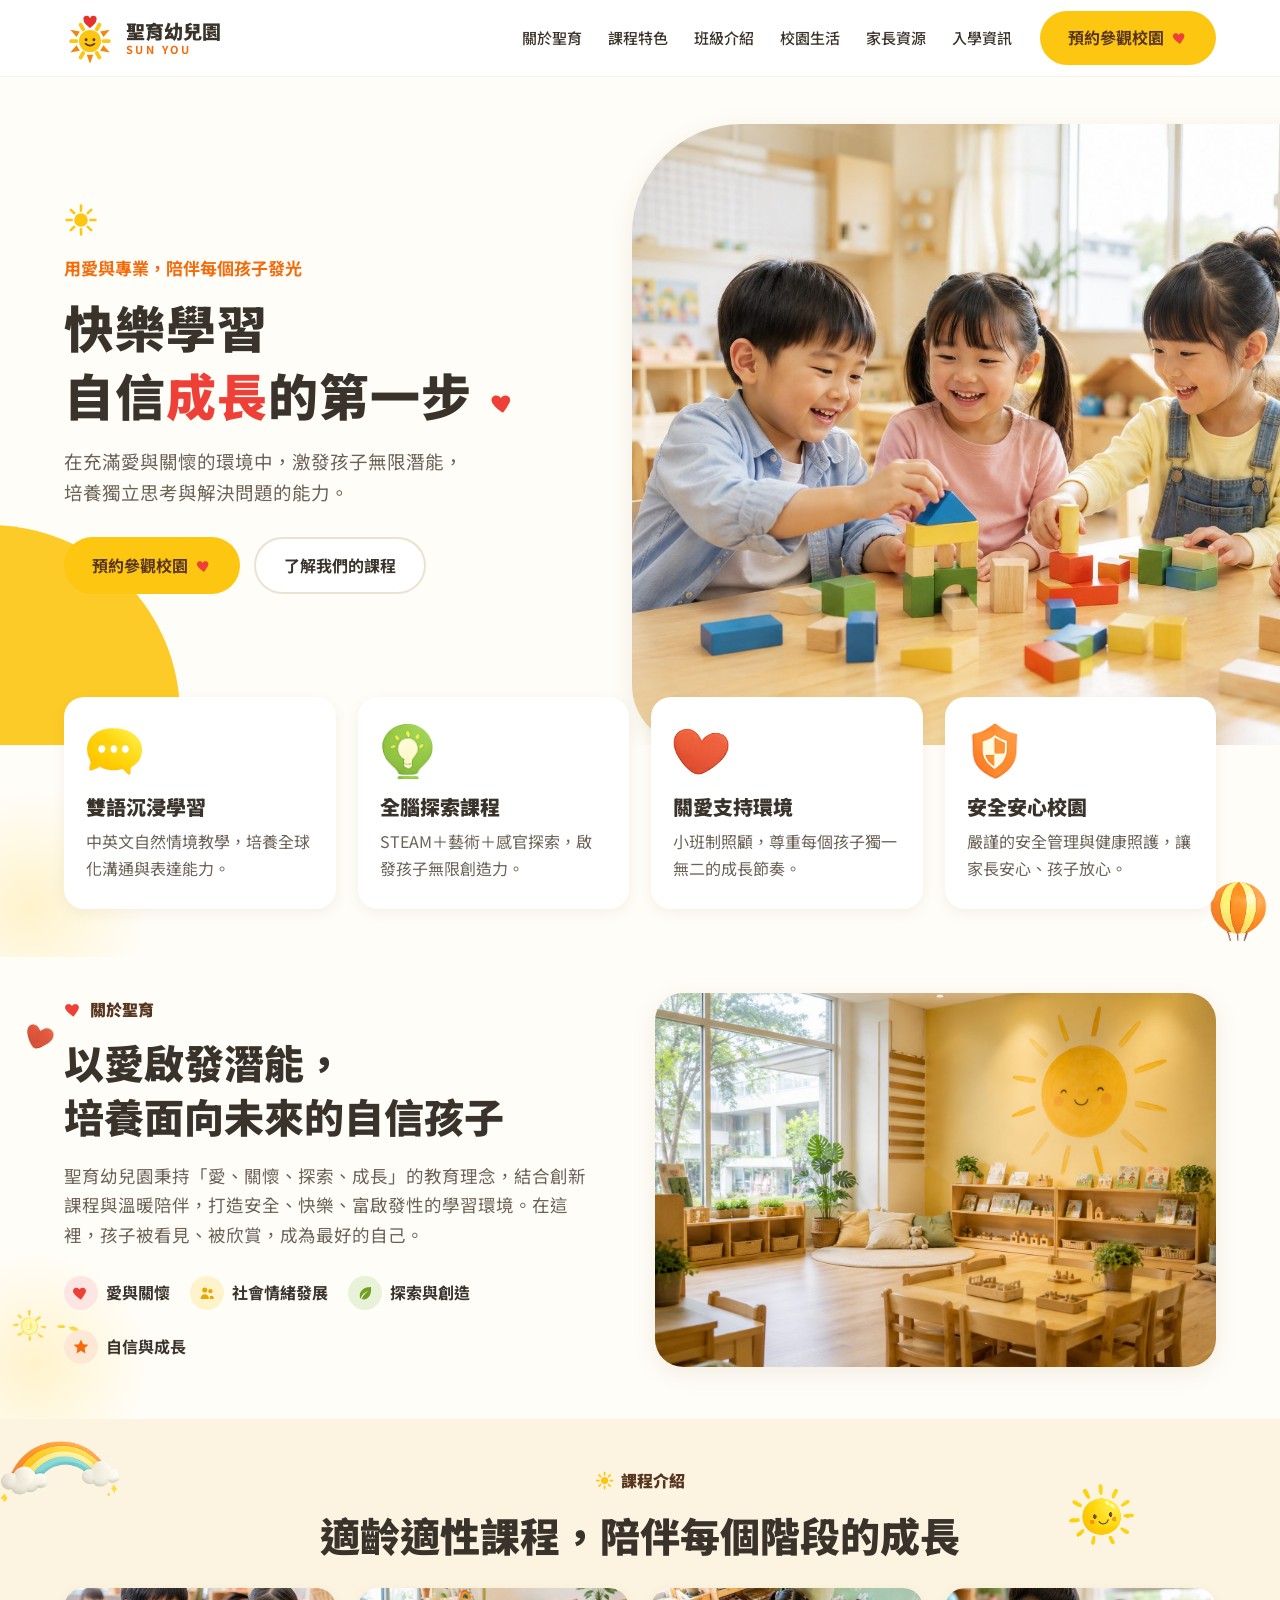
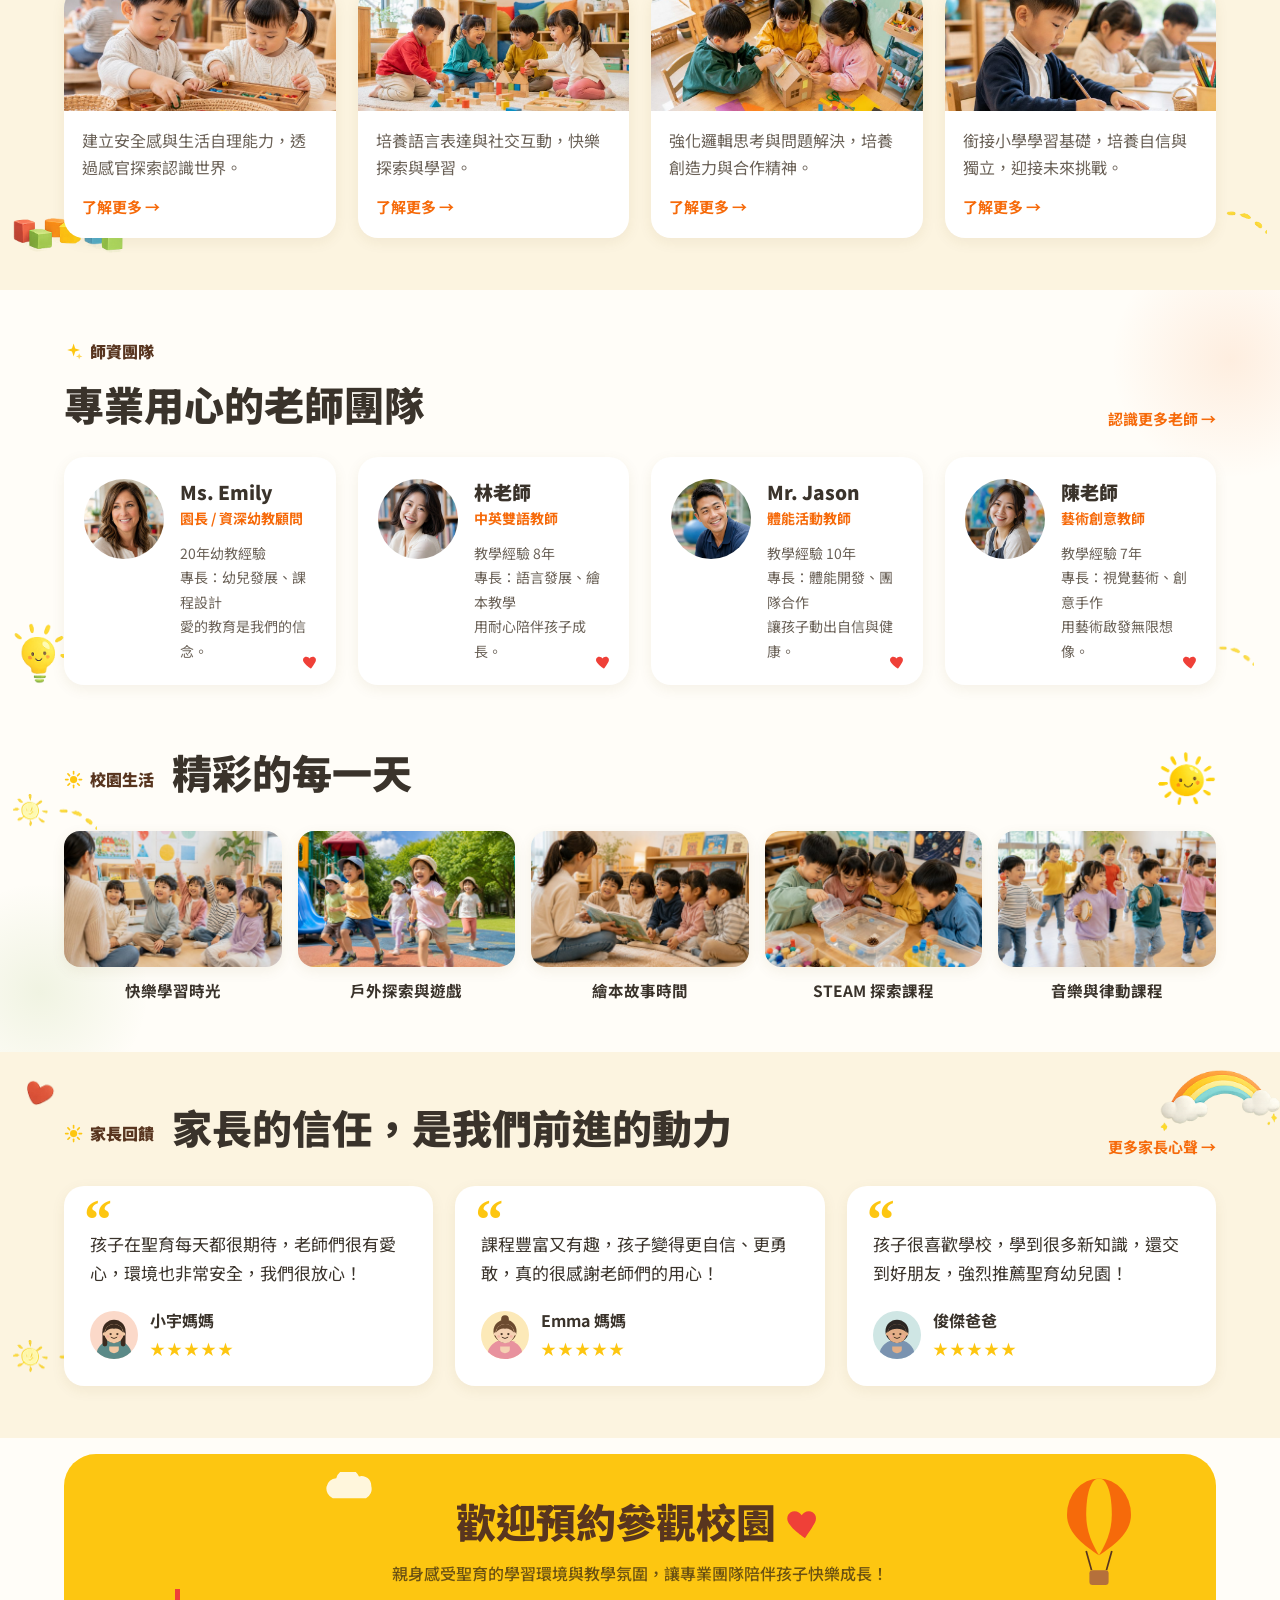
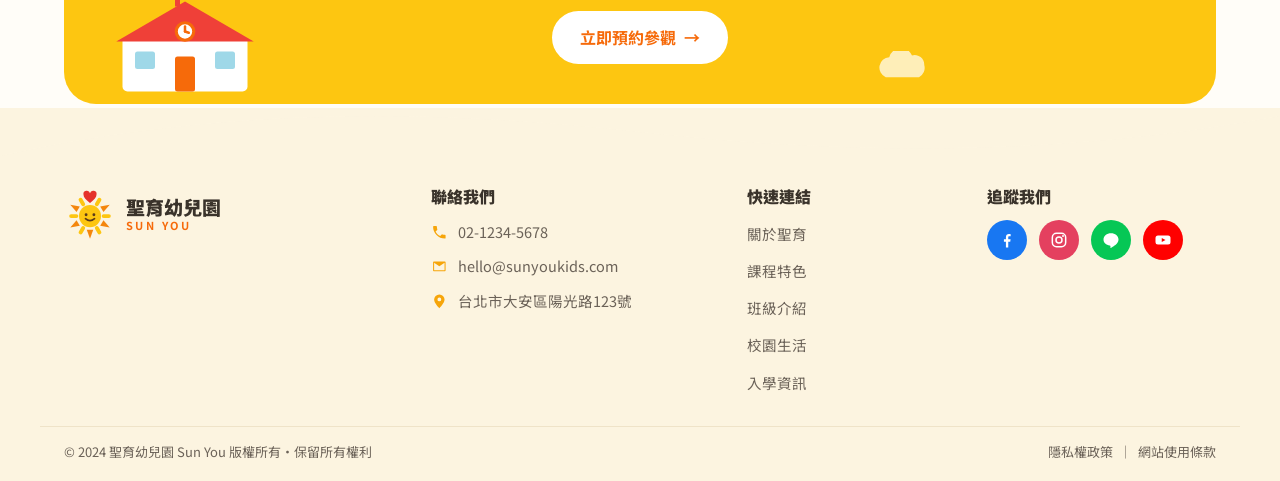
<file: index-before.html>
<!DOCTYPE html>
<html lang="zh-Hant">
<head>
<meta charset="UTF-8">
<meta name="viewport" content="width=device-width, initial-scale=1.0">
<title>【改動前】聖育幼兒園 SUN YOU｜快樂學習，自信成長的第一步</title>
<meta name="description" content="聖育幼兒園秉持「愛、關懷、探索、成長」的教育理念，打造安全、快樂、富啟發性的學習環境。">
<link rel="preconnect" href="https://fonts.googleapis.com">
<link rel="preconnect" href="https://fonts.gstatic.com" crossorigin>
<link href="https://fonts.googleapis.com/css2?family=Noto+Sans+TC:wght@400;500;700;900&display=swap" rel="stylesheet">
<link rel="stylesheet" href="css/styles-before.css">
</head>
<body>

<!-- ===== 導覽列 ===== -->
<header class="site-header">
  <div class="container nav-inner">
    <a href="#top" class="logo" aria-label="聖育幼兒園 SUN YOU">
      <svg class="logo-sun" aria-hidden="true" viewBox="0 0 80 84"><line x1="50.5" y1="27.8" x2="54.5" y2="20.9" stroke="#FDC611" stroke-width="6" stroke-linecap="round"/><path d="M60.7 39.8 L70.3 28.5 L55.7 31.2 Z" fill="#F4860C"/><line x1="61.0" y1="46.0" x2="69.0" y2="46.0" stroke="#FDC611" stroke-width="6" stroke-linecap="round"/><path d="M55.7 60.8 L70.3 63.5 L60.7 52.2 Z" fill="#F4860C"/><line x1="50.5" y1="64.2" x2="54.5" y2="71.1" stroke="#FDC611" stroke-width="6" stroke-linecap="round"/><path d="M35.0 67.0 L40.0 81.0 L45.0 67.0 Z" fill="#F4860C"/><line x1="29.5" y1="64.2" x2="25.5" y2="71.1" stroke="#FDC611" stroke-width="6" stroke-linecap="round"/><path d="M19.3 52.2 L9.7 63.5 L24.3 60.8 Z" fill="#F4860C"/><line x1="19.0" y1="46.0" x2="11.0" y2="46.0" stroke="#FDC611" stroke-width="6" stroke-linecap="round"/><path d="M24.3 31.2 L9.7 28.5 L19.3 39.8 Z" fill="#F4860C"/><line x1="29.5" y1="27.8" x2="25.5" y2="20.9" stroke="#FDC611" stroke-width="6" stroke-linecap="round"/><circle cx="40" cy="46" r="17" fill="#FDC611"/><circle cx="34" cy="44" r="2.2" fill="#5A3A1A"/><circle cx="46" cy="44" r="2.2" fill="#5A3A1A"/><path d="M33 50 q7 6 14 0" fill="none" stroke="#5A3A1A" stroke-width="2.6" stroke-linecap="round"/><path d="M40 26 c-6 -5 -10 -9 -10 -13 a5 5 0 0 1 10 -2 a5 5 0 0 1 10 2 c0 4 -4 8 -10 13 z" fill="#E5322B"/></svg>
      <span class="logo-text"><strong>聖育幼兒園</strong><small>SUN YOU</small></span>
    </a>
    <nav class="site-nav" id="site-nav" aria-label="主選單">
      <a href="#about">關於聖育</a>
      <a href="#features">課程特色</a>
      <a href="#classes">班級介紹</a>
      <a href="#life">校園生活</a>
      <a href="#voices">家長資源</a>
      <a href="#contact">入學資訊</a>
    </nav>
    <a href="#visit" class="btn btn-primary nav-cta">預約參觀校園
      <svg class="ic" viewBox="0 0 24 24" aria-hidden="true"><path fill="#EF4038" d="M12 21S4.5 16.3 2 11.7C.3 8.5 2.3 5 5.7 5 7.7 5 9.1 6 10 7.4 10.9 6 12.3 5 14.3 5c3.4 0 5.4 3.5 3.7 6.7C15.5 16.3 12 21 12 21z"/></svg>
    </a>
    <button class="nav-toggle" id="nav-toggle" aria-label="開啟選單" aria-expanded="false">
      <span></span><span></span><span></span>
    </button>
  </div>
</header>

<main id="top">

<!-- ===== Hero ===== -->
<section class="hero">
  <div class="hero-blob" aria-hidden="true"></div>
  <div class="container hero-inner">
    <div class="hero-copy">
      <svg class="hero-sun" viewBox="0 0 40 40" aria-hidden="true">
        <g stroke="#FDC611" stroke-width="3" stroke-linecap="round">
          <line x1="20" y1="3" x2="20" y2="9"/><line x1="20" y1="31" x2="20" y2="37"/>
          <line x1="3" y1="20" x2="9" y2="20"/><line x1="31" y1="20" x2="37" y2="20"/>
          <line x1="8" y1="8" x2="12" y2="12"/><line x1="28" y1="28" x2="32" y2="32"/>
          <line x1="8" y1="32" x2="12" y2="28"/><line x1="28" y1="12" x2="32" y2="8"/>
        </g>
        <circle cx="20" cy="20" r="8" fill="#FDC611"/>
      </svg>
      <p class="eyebrow">用愛與專業，陪伴每個孩子發光</p>
      <h1>快樂學習<br>自信<em>成長</em>的第一步
        <svg class="hero-heart" viewBox="0 0 24 24" aria-hidden="true"><path fill="#EF4038" d="M12 21S4.5 16.3 2 11.7C.3 8.5 2.3 5 5.7 5 7.7 5 9.1 6 10 7.4 10.9 6 12.3 5 14.3 5c3.4 0 5.4 3.5 3.7 6.7C15.5 16.3 12 21 12 21z"/></svg>
      </h1>
      <p class="lead">在充滿愛與關懷的環境中，激發孩子無限潛能，<br>培養獨立思考與解決問題的能力。</p>
      <div class="hero-actions">
        <a href="#visit" class="btn btn-primary">預約參觀校園
          <svg class="ic" viewBox="0 0 24 24" aria-hidden="true"><path fill="#EF4038" d="M12 21S4.5 16.3 2 11.7C.3 8.5 2.3 5 5.7 5 7.7 5 9.1 6 10 7.4 10.9 6 12.3 5 14.3 5c3.4 0 5.4 3.5 3.7 6.7C15.5 16.3 12 21 12 21z"/></svg>
        </a>
        <a href="#classes" class="btn btn-ghost">了解我們的課程</a>
      </div>
    </div>
    <div class="hero-photo">
      <img src="assets/img/hero.jpg" alt="孩子們開心地玩積木" width="1052" height="558">
    </div>
  </div>
</section>

<!-- ===== 特色卡片 ===== -->
<section class="features" id="features">
  <div class="deco-layer" aria-hidden="true">
    <span class="deco deco-blob" style="left:-90px;bottom:-70px;width:240px;height:240px"></span>
    <img class="deco" src="assets/deco/balloon.png" alt="" style="right:1%;bottom:6%;width:58px">
  </div>
  <div class="container features-grid">
    <article class="feature-card">
      <span class="feature-icon"><img src="assets/deco/speech.png" alt="" width="48" height="48"></span>
      <h3>雙語沉浸學習</h3>
      <p>中英文自然情境教學，培養全球化溝通與表達能力。</p>
    </article>
    <article class="feature-card">
      <span class="feature-icon"><img src="assets/deco/bulb-green.png" alt="" width="48" height="48"></span>
      <h3>全腦探索課程</h3>
      <p>STEAM＋藝術＋感官探索，啟發孩子無限創造力。</p>
    </article>
    <article class="feature-card">
      <span class="feature-icon"><img src="assets/deco/heart2.png" alt="" width="48" height="48"></span>
      <h3>關愛支持環境</h3>
      <p>小班制照顧，尊重每個孩子獨一無二的成長節奏。</p>
    </article>
    <article class="feature-card">
      <span class="feature-icon"><img src="assets/deco/shield.png" alt="" width="48" height="48"></span>
      <h3>安全安心校園</h3>
      <p>嚴謹的安全管理與健康照護，讓家長安心、孩子放心。</p>
    </article>
  </div>
</section>

<!-- ===== 關於聖育 ===== -->
<section class="about" id="about">
  <div class="deco-layer" aria-hidden="true">
    <span class="deco deco-blob" style="left:-80px;bottom:-60px;width:230px;height:230px"></span>
    <img class="deco" src="assets/deco/sparkle.png" alt="" style="left:1%;bottom:16%;width:80px;opacity:.8">
    <img class="deco" src="assets/deco/heart.png" alt="" style="left:2%;top:14%;width:30px">
  </div>
  <div class="container about-inner">
    <div class="about-copy">
      <p class="section-tag">
        <svg class="ic" viewBox="0 0 24 24" aria-hidden="true"><path fill="#EF4038" d="M12 21S4.5 16.3 2 11.7C.3 8.5 2.3 5 5.7 5 7.7 5 9.1 6 10 7.4 10.9 6 12.3 5 14.3 5c3.4 0 5.4 3.5 3.7 6.7C15.5 16.3 12 21 12 21z"/></svg>
        關於聖育
      </p>
      <h2>以愛啟發潛能，<br>培養面向未來的自信孩子</h2>
      <p class="section-body">聖育幼兒園秉持「愛、關懷、探索、成長」的教育理念，結合創新課程與溫暖陪伴，打造安全、快樂、富啟發性的學習環境。在這裡，孩子被看見、被欣賞，成為最好的自己。</p>
      <ul class="about-badges">
        <li><span class="badge-ic badge-red"><svg viewBox="0 0 24 24" aria-hidden="true"><path fill="currentColor" d="M12 21S4.5 16.3 2 11.7C.3 8.5 2.3 5 5.7 5 7.7 5 9.1 6 10 7.4 10.9 6 12.3 5 14.3 5c3.4 0 5.4 3.5 3.7 6.7C15.5 16.3 12 21 12 21z"/></svg></span>愛與關懷</li>
        <li><span class="badge-ic badge-yellow"><svg viewBox="0 0 24 24" aria-hidden="true"><circle cx="9" cy="8" r="3.4" fill="currentColor"/><circle cx="16.5" cy="9.5" r="2.8" fill="currentColor"/><path fill="currentColor" d="M3.5 19c0-3 2.5-5.4 5.5-5.4s5.5 2.4 5.5 5.4v1h-11v-1zM15.5 16.4c1.6-1.3 4-1.2 5 .4.6 1 .5 2.2.5 3.2h-5"/></svg></span>社會情緒發展</li>
        <li><span class="badge-ic badge-green"><svg viewBox="0 0 24 24" aria-hidden="true"><path fill="currentColor" d="M20 4c-9 0-15 4.5-15 12 0 1.6.4 3 1 4.1C7.6 14 12 10.5 17 9c-4 2.5-7.6 6-9.5 11 .8.3 1.6.5 2.5.5 7.5 0 11-7 10-16.5z"/></svg></span>探索與創造</li>
        <li><span class="badge-ic badge-orange"><svg viewBox="0 0 24 24" aria-hidden="true"><path fill="currentColor" d="M12 2l2.9 6.3L21.8 9l-5 4.7L18 20.5 12 17l-6 3.5 1.2-6.8-5-4.7 6.9-.7L12 2z"/></svg></span>自信與成長</li>
      </ul>
    </div>
    <div class="about-photo">
      <img src="assets/img/about.jpg" alt="明亮溫馨的教室空間，牆上有太陽笑臉壁畫" width="978" height="442">
    </div>
  </div>
</section>

<!-- ===== 課程介紹 ===== -->
<section class="classes" id="classes">
  <div class="deco-layer" aria-hidden="true">
    <img class="deco" src="assets/deco/rainbow.png" alt="" style="left:0;top:22px;width:120px">
    <img class="deco" src="assets/deco/sparkle.png" alt="" style="right:1%;bottom:12%;width:90px;opacity:.8">
    <img class="deco" src="assets/deco/blocks.png" alt="" style="left:1%;bottom:8%;width:110px">
  </div>
  <div class="container">
    <header class="section-head center">
      <p class="section-tag">
        <svg class="ic" viewBox="0 0 24 24" aria-hidden="true"><g stroke="#FDC611" stroke-width="2" stroke-linecap="round"><line x1="12" y1="2" x2="12" y2="5"/><line x1="12" y1="19" x2="12" y2="22"/><line x1="2" y1="12" x2="5" y2="12"/><line x1="19" y1="12" x2="22" y2="12"/><line x1="4.9" y1="4.9" x2="7" y2="7"/><line x1="17" y1="17" x2="19.1" y2="19.1"/><line x1="4.9" y1="19.1" x2="7" y2="17"/><line x1="17" y1="7" x2="19.1" y2="4.9"/></g><circle cx="12" cy="12" r="4.5" fill="#FDC611"/></svg>
        課程介紹
      </p>
      <h2>適齡適性課程，陪伴每個階段的成長</h2>
      <span class="head-sun head-sun-classes"><img class="head-sun-img" src="assets/deco/sun.png" alt="" width="66" height="60"></span>
    </header>
    <div class="class-grid">
      <article class="class-card">
        <div class="class-photo"><img src="assets/img/class-toddler.jpg" alt="幼幼班：孩子探索教具" width="350" height="158"></div>
        <div class="class-body">
          <p>建立安全感與生活自理能力，透過感官探索認識世界。</p>
          <a class="text-link" href="#visit">了解更多 <span class="arrow">→</span></a>
        </div>
      </article>
      <article class="class-card">
        <div class="class-photo"><img src="assets/img/class-junior.jpg" alt="小班：孩子們一起遊戲學習" width="350" height="158"></div>
        <div class="class-body">
          <p>培養語言表達與社交互動，快樂探索與學習。</p>
          <a class="text-link" href="#visit">了解更多 <span class="arrow">→</span></a>
        </div>
      </article>
      <article class="class-card">
        <div class="class-photo"><img src="assets/img/class-middle.jpg" alt="中班：孩子們動手做實驗" width="350" height="158"></div>
        <div class="class-body">
          <p>強化邏輯思考與問題解決，培養創造力與合作精神。</p>
          <a class="text-link" href="#visit">了解更多 <span class="arrow">→</span></a>
        </div>
      </article>
      <article class="class-card">
        <div class="class-photo"><img src="assets/img/class-senior.jpg" alt="大班：孩子們專注書寫" width="350" height="158"></div>
        <div class="class-body">
          <p>銜接小學學習基礎，培養自信與獨立，迎接未來挑戰。</p>
          <a class="text-link" href="#visit">了解更多 <span class="arrow">→</span></a>
        </div>
      </article>
    </div>
  </div>
</section>

<!-- ===== 師資團隊 ===== -->
<section class="teachers" id="teachers">
  <div class="deco-layer" aria-hidden="true">
    <span class="deco deco-blob-o" style="right:-70px;top:-50px;width:240px;height:240px"></span>
    <img class="deco" src="assets/deco/bulb.png" alt="" style="left:1%;bottom:12%;width:56px;opacity:.85">
    <img class="deco" src="assets/deco/sparkle.png" alt="" style="right:2%;bottom:16%;width:78px;opacity:.75">
  </div>
  <div class="container">
    <header class="section-head split">
      <div>
        <p class="section-tag">
          <svg class="ic" viewBox="0 0 24 24" aria-hidden="true"><path fill="#FDC611" d="M12 2l2 6 6 2-6 2-2 6-2-6-6-2 6-2 2-6z"/><path fill="#FDC611" d="M19 14l1 3 3 1-3 1-1 3-1-3-3-1 3-1 1-3z" opacity=".7"/></svg>
          師資團隊
        </p>
        <h2>專業用心的老師團隊</h2>
      </div>
      <a class="text-link" href="#visit">認識更多老師 <span class="arrow">→</span></a>
    </header>
    <div class="teacher-grid">
      <article class="teacher-card">
        <img class="teacher-avatar" src="assets/img/teacher-emily.jpg" alt="Ms. Emily" width="128" height="128">
        <div class="teacher-info">
          <h3>Ms. Emily</h3>
          <p class="teacher-role">園長 / 資深幼教顧問</p>
          <p class="teacher-meta">20年幼教經驗<br>專長：幼兒發展、課程設計<br>愛的教育是我們的信念。</p>
        </div>
        <svg class="card-heart" viewBox="0 0 24 24" aria-hidden="true"><path fill="#EF4038" d="M12 21S4.5 16.3 2 11.7C.3 8.5 2.3 5 5.7 5 7.7 5 9.1 6 10 7.4 10.9 6 12.3 5 14.3 5c3.4 0 5.4 3.5 3.7 6.7C15.5 16.3 12 21 12 21z"/></svg>
      </article>
      <article class="teacher-card">
        <img class="teacher-avatar" src="assets/img/teacher-lin.jpg" alt="林老師" width="128" height="128">
        <div class="teacher-info">
          <h3>林老師</h3>
          <p class="teacher-role">中英雙語教師</p>
          <p class="teacher-meta">教學經驗 8年<br>專長：語言發展、繪本教學<br>用耐心陪伴孩子成長。</p>
        </div>
        <svg class="card-heart" viewBox="0 0 24 24" aria-hidden="true"><path fill="#EF4038" d="M12 21S4.5 16.3 2 11.7C.3 8.5 2.3 5 5.7 5 7.7 5 9.1 6 10 7.4 10.9 6 12.3 5 14.3 5c3.4 0 5.4 3.5 3.7 6.7C15.5 16.3 12 21 12 21z"/></svg>
      </article>
      <article class="teacher-card">
        <img class="teacher-avatar" src="assets/img/teacher-jason.jpg" alt="Mr. Jason" width="128" height="128">
        <div class="teacher-info">
          <h3>Mr. Jason</h3>
          <p class="teacher-role">體能活動教師</p>
          <p class="teacher-meta">教學經驗 10年<br>專長：體能開發、團隊合作<br>讓孩子動出自信與健康。</p>
        </div>
        <svg class="card-heart" viewBox="0 0 24 24" aria-hidden="true"><path fill="#EF4038" d="M12 21S4.5 16.3 2 11.7C.3 8.5 2.3 5 5.7 5 7.7 5 9.1 6 10 7.4 10.9 6 12.3 5 14.3 5c3.4 0 5.4 3.5 3.7 6.7C15.5 16.3 12 21 12 21z"/></svg>
      </article>
      <article class="teacher-card">
        <img class="teacher-avatar" src="assets/img/teacher-chen.jpg" alt="陳老師" width="128" height="128">
        <div class="teacher-info">
          <h3>陳老師</h3>
          <p class="teacher-role">藝術創意教師</p>
          <p class="teacher-meta">教學經驗 7年<br>專長：視覺藝術、創意手作<br>用藝術啟發無限想像。</p>
        </div>
        <svg class="card-heart" viewBox="0 0 24 24" aria-hidden="true"><path fill="#EF4038" d="M12 21S4.5 16.3 2 11.7C.3 8.5 2.3 5 5.7 5 7.7 5 9.1 6 10 7.4 10.9 6 12.3 5 14.3 5c3.4 0 5.4 3.5 3.7 6.7C15.5 16.3 12 21 12 21z"/></svg>
      </article>
    </div>
  </div>
</section>

<!-- ===== 校園生活 ===== -->
<section class="life" id="life">
  <div class="deco-layer" aria-hidden="true">
    <span class="deco deco-blob-g" style="left:-70px;bottom:-50px;width:220px;height:220px"></span>
    <img class="deco" src="assets/deco/sparkle.png" alt="" style="left:1%;top:18%;width:84px;opacity:.8">
  </div>
  <div class="container">
    <header class="section-head split">
      <div class="inline-head">
        <p class="section-tag">
          <svg class="ic" viewBox="0 0 24 24" aria-hidden="true"><g stroke="#FDC611" stroke-width="2" stroke-linecap="round"><line x1="12" y1="2" x2="12" y2="5"/><line x1="12" y1="19" x2="12" y2="22"/><line x1="2" y1="12" x2="5" y2="12"/><line x1="19" y1="12" x2="22" y2="12"/><line x1="4.9" y1="4.9" x2="7" y2="7"/><line x1="17" y1="17" x2="19.1" y2="19.1"/><line x1="4.9" y1="19.1" x2="7" y2="17"/><line x1="17" y1="7" x2="19.1" y2="4.9"/></g><circle cx="12" cy="12" r="4.5" fill="#FDC611"/></svg>
          校園生活
        </p>
        <h2>精彩的每一天</h2>
      </div>
      <span class="head-sun head-sun-life"><img class="head-sun-img" src="assets/deco/sun.png" alt="" width="60" height="55"></span>
    </header>
    <div class="life-grid">
      <figure><img src="assets/img/life-learning.jpg" alt="快樂學習時光" width="304" height="176"><figcaption>快樂學習時光</figcaption></figure>
      <figure><img src="assets/img/life-outdoor.jpg" alt="戶外探索與遊戲" width="304" height="176"><figcaption>戶外探索與遊戲</figcaption></figure>
      <figure><img src="assets/img/life-story.jpg" alt="繪本故事時間" width="278" height="176"><figcaption>繪本故事時間</figcaption></figure>
      <figure><img src="assets/img/life-steam.jpg" alt="STEAM 探索課程" width="272" height="176"><figcaption>STEAM 探索課程</figcaption></figure>
      <figure><img src="assets/img/life-music.jpg" alt="音樂與律動課程" width="292" height="176"><figcaption>音樂與律動課程</figcaption></figure>
    </div>
  </div>
</section>

<!-- ===== 家長回饋 ===== -->
<section class="voices" id="voices">
  <div class="deco-layer" aria-hidden="true">
    <img class="deco" src="assets/deco/rainbow.png" alt="" style="right:0;top:18px;width:120px">
    <img class="deco" src="assets/deco/heart.png" alt="" style="left:2%;top:26px;width:30px">
    <img class="deco" src="assets/deco/sparkle.png" alt="" style="left:1%;bottom:16%;width:84px;opacity:.8">
  </div>
  <div class="container">
    <header class="section-head split">
      <div class="inline-head">
        <p class="section-tag">
          <svg class="ic" viewBox="0 0 24 24" aria-hidden="true"><g stroke="#FDC611" stroke-width="2" stroke-linecap="round"><line x1="12" y1="2" x2="12" y2="5"/><line x1="12" y1="19" x2="12" y2="22"/><line x1="2" y1="12" x2="5" y2="12"/><line x1="19" y1="12" x2="22" y2="12"/><line x1="4.9" y1="4.9" x2="7" y2="7"/><line x1="17" y1="17" x2="19.1" y2="19.1"/><line x1="4.9" y1="19.1" x2="7" y2="17"/><line x1="17" y1="7" x2="19.1" y2="4.9"/></g><circle cx="12" cy="12" r="4.5" fill="#FDC611"/></svg>
          家長回饋
        </p>
        <h2>家長的信任，是我們前進的動力</h2>
      </div>
      <a class="text-link" href="#visit">更多家長心聲 <span class="arrow">→</span></a>
    </header>
    <div class="voice-grid">
      <article class="voice-card">
        <span class="quote-mark" aria-hidden="true">“</span>
        <p>孩子在聖育每天都很期待，老師們很有愛心，環境也非常安全，我們很放心！</p>
        <footer>
          <span class="voice-avatar" aria-hidden="true"><svg viewBox="0 0 100 100"><defs><clipPath id="cx"><circle cx="50" cy="50" r="50"/></clipPath></defs><circle cx="50" cy="50" r="50" fill="#FBD9C9"/><g clip-path="url(#cx)"><path d="M14 100 V90 a36 30 0 0 1 72 0 V100 Z" fill="#5B8A88"/><path d="M40 74 h20 v6 a10 8 0 0 1 -20 0 z" fill="#F1C7A2"/><rect x="26" y="40" width="10" height="34" rx="5" fill="#3B2A1E"/><rect x="64" y="40" width="10" height="34" rx="5" fill="#3B2A1E"/><circle cx="50" cy="42" r="24" fill="#3B2A1E"/><circle cx="50" cy="47" r="20" fill="#F1C7A2"/><circle cx="30" cy="48" r="3.5" fill="#F1C7A2"/><circle cx="70" cy="48" r="3.5" fill="#F1C7A2"/><path d="M31 45 a19 18 0 0 1 38 0 q-9 -10 -19 -8 q-10 -2 -19 8 z" fill="#3B2A1E"/><circle cx="43" cy="48" r="2.4" fill="#4A3526"/><circle cx="57" cy="48" r="2.4" fill="#4A3526"/><path d="M44 55 q6 5 12 0" fill="none" stroke="#4A3526" stroke-width="2" stroke-linecap="round"/><circle cx="37" cy="53" r="3" fill="#F6A8A0" opacity=".55"/><circle cx="63" cy="53" r="3" fill="#F6A8A0" opacity=".55"/></g></svg></span>
          <div><strong>小宇媽媽</strong>
            <span class="stars" role="img" aria-label="五顆星">★★★★★</span>
          </div>
        </footer>
      </article>
      <article class="voice-card">
        <span class="quote-mark" aria-hidden="true">“</span>
        <p>課程豐富又有趣，孩子變得更自信、更勇敢，真的很感謝老師們的用心！</p>
        <footer>
          <span class="voice-avatar" aria-hidden="true"><svg viewBox="0 0 100 100"><defs><clipPath id="ce"><circle cx="50" cy="50" r="50"/></clipPath></defs><circle cx="50" cy="50" r="50" fill="#FCE9B8"/><g clip-path="url(#ce)"><path d="M14 100 V90 a36 30 0 0 1 72 0 V100 Z" fill="#E8929E"/><path d="M40 74 h20 v6 a10 8 0 0 1 -20 0 z" fill="#F5D2B3"/><circle cx="50" cy="42" r="24" fill="#6B4A2F"/><circle cx="50" cy="17" r="8" fill="#6B4A2F"/><circle cx="50" cy="47" r="20" fill="#F5D2B3"/><circle cx="30" cy="48" r="3.5" fill="#F5D2B3"/><circle cx="70" cy="48" r="3.5" fill="#F5D2B3"/><path d="M31 45 a19 18 0 0 1 38 0 q-9 -10 -19 -8 q-10 -2 -19 8 z" fill="#6B4A2F"/><circle cx="43" cy="48" r="2.4" fill="#4A3526"/><circle cx="57" cy="48" r="2.4" fill="#4A3526"/><path d="M44 55 q6 5 12 0" fill="none" stroke="#4A3526" stroke-width="2" stroke-linecap="round"/><circle cx="37" cy="53" r="3" fill="#F6A8A0" opacity=".55"/><circle cx="63" cy="53" r="3" fill="#F6A8A0" opacity=".55"/></g></svg></span>
          <div><strong>Emma 媽媽</strong>
            <span class="stars" role="img" aria-label="五顆星">★★★★★</span>
          </div>
        </footer>
      </article>
      <article class="voice-card">
        <span class="quote-mark" aria-hidden="true">“</span>
        <p>孩子很喜歡學校，學到很多新知識，還交到好朋友，強烈推薦聖育幼兒園！</p>
        <footer>
          <span class="voice-avatar" aria-hidden="true"><svg viewBox="0 0 100 100"><defs><clipPath id="cj"><circle cx="50" cy="50" r="50"/></clipPath></defs><circle cx="50" cy="50" r="50" fill="#CFE6E4"/><g clip-path="url(#cj)"><path d="M14 100 V90 a36 30 0 0 1 72 0 V100 Z" fill="#7A93B0"/><path d="M40 74 h20 v6 a10 8 0 0 1 -20 0 z" fill="#E3AE86"/><circle cx="50" cy="42" r="24" fill="#2B2622"/><circle cx="50" cy="47" r="20" fill="#E3AE86"/><circle cx="30" cy="48" r="3.5" fill="#E3AE86"/><circle cx="70" cy="48" r="3.5" fill="#E3AE86"/><path d="M31 44 a19 17 0 0 1 38 0 a30 30 0 0 0 -38 0 z" fill="#2B2622"/><circle cx="43" cy="48" r="2.4" fill="#4A3526"/><circle cx="57" cy="48" r="2.4" fill="#4A3526"/><path d="M44 55 q6 5 12 0" fill="none" stroke="#4A3526" stroke-width="2" stroke-linecap="round"/><circle cx="37" cy="53" r="3" fill="#F6A8A0" opacity=".55"/><circle cx="63" cy="53" r="3" fill="#F6A8A0" opacity=".55"/></g></svg></span>
          <div><strong>俊傑爸爸</strong>
            <span class="stars" role="img" aria-label="五顆星">★★★★★</span>
          </div>
        </footer>
      </article>
    </div>
  </div>
</section>

<!-- ===== CTA ===== -->
<section class="cta" id="visit">
  <div class="container">
    <div class="cta-banner">
      <svg class="cta-art cta-school" viewBox="0 0 120 100" aria-hidden="true">
        <rect x="10" y="46" width="100" height="44" rx="4" fill="#fff"/>
        <path d="M5 50 L60 18 L115 50 Z" fill="#EF4038"/>
        <rect x="52" y="8" width="4" height="14" fill="#EF4038"/>
        <path d="M56 8 h14 l-4 4 4 4 h-14 z" fill="#FDC611"/>
        <circle cx="60" cy="42" r="7" fill="#fff" stroke="#F66A0A" stroke-width="2.5"/>
        <line x1="60" y1="42" x2="60" y2="38" stroke="#F66A0A" stroke-width="2" stroke-linecap="round"/>
        <line x1="60" y1="42" x2="63" y2="43" stroke="#F66A0A" stroke-width="2" stroke-linecap="round"/>
        <rect x="52" y="62" width="16" height="28" rx="2" fill="#F66A0A"/>
        <rect x="20" y="58" width="16" height="14" rx="2" fill="#9FD8E8"/>
        <rect x="84" y="58" width="16" height="14" rx="2" fill="#9FD8E8"/>
      </svg>
      <div class="cta-copy">
        <h2>歡迎預約參觀校園
          <svg class="ic" viewBox="0 0 24 24" aria-hidden="true"><path fill="#EF4038" d="M12 21S4.5 16.3 2 11.7C.3 8.5 2.3 5 5.7 5 7.7 5 9.1 6 10 7.4 10.9 6 12.3 5 14.3 5c3.4 0 5.4 3.5 3.7 6.7C15.5 16.3 12 21 12 21z"/></svg>
        </h2>
        <p>親身感受聖育的學習環境與教學氛圍，讓專業團隊陪伴孩子快樂成長！</p>
        <a class="btn btn-light" href="mailto:hello@sunyoukids.com">立即預約參觀 <span class="arrow">→</span></a>
      </div>
      <svg class="cta-art cta-balloon" viewBox="0 0 90 120" aria-hidden="true">
        <path d="M45 6 a30 34 0 0 1 30 34 c0 18-18 30-30 38 C33 70 15 58 15 40 A30 34 0 0 1 45 6z" fill="#F66A0A"/>
        <path d="M45 6 c8 0 12 15 12 34 0 16-6 28-12 38-6-10-12-22-12-38C33 21 37 6 45 6z" fill="#FDC611"/>
        <path d="M45 6 a30 34 0 0 1 30 34c0 18-18 30-30 38" fill="none"/>
        <line x1="33" y1="74" x2="38" y2="92" stroke="#58351F" stroke-width="1.6"/>
        <line x1="57" y1="74" x2="52" y2="92" stroke="#58351F" stroke-width="1.6"/>
        <rect x="36" y="92" width="18" height="14" rx="3" fill="#B5703B"/>
      </svg>
      <svg class="cta-art cta-cloud cloud-1" viewBox="0 0 80 36" aria-hidden="true"><path d="M18 30 a12 12 0 0 1 4-23 14 14 0 0 1 26-2 11 11 0 0 1 14 11 12 12 0 0 1-6 14z" fill="#fff" opacity=".85"/></svg>
      <svg class="cta-art cta-cloud cloud-2" viewBox="0 0 80 36" aria-hidden="true"><path d="M18 30 a12 12 0 0 1 4-23 14 14 0 0 1 26-2 11 11 0 0 1 14 11 12 12 0 0 1-6 14z" fill="#fff" opacity=".7"/></svg>
    </div>
  </div>
</section>

</main>

<!-- ===== Footer ===== -->
<footer class="site-footer" id="contact">
  <svg class="footer-wave" viewBox="0 0 1440 60" preserveAspectRatio="none" aria-hidden="true">
    <path d="M0 60 C240 0 480 0 720 30 C960 60 1200 60 1440 10 L1440 60 Z" fill="#FCF4E0"/>
  </svg>
  <div class="container footer-grid">
    <div class="footer-brand">
      <a href="#top" class="logo" aria-label="聖育幼兒園 SUN YOU">
        <svg class="logo-sun" aria-hidden="true" viewBox="0 0 80 84"><line x1="50.5" y1="27.8" x2="54.5" y2="20.9" stroke="#FDC611" stroke-width="6" stroke-linecap="round"/><path d="M60.7 39.8 L70.3 28.5 L55.7 31.2 Z" fill="#F4860C"/><line x1="61.0" y1="46.0" x2="69.0" y2="46.0" stroke="#FDC611" stroke-width="6" stroke-linecap="round"/><path d="M55.7 60.8 L70.3 63.5 L60.7 52.2 Z" fill="#F4860C"/><line x1="50.5" y1="64.2" x2="54.5" y2="71.1" stroke="#FDC611" stroke-width="6" stroke-linecap="round"/><path d="M35.0 67.0 L40.0 81.0 L45.0 67.0 Z" fill="#F4860C"/><line x1="29.5" y1="64.2" x2="25.5" y2="71.1" stroke="#FDC611" stroke-width="6" stroke-linecap="round"/><path d="M19.3 52.2 L9.7 63.5 L24.3 60.8 Z" fill="#F4860C"/><line x1="19.0" y1="46.0" x2="11.0" y2="46.0" stroke="#FDC611" stroke-width="6" stroke-linecap="round"/><path d="M24.3 31.2 L9.7 28.5 L19.3 39.8 Z" fill="#F4860C"/><line x1="29.5" y1="27.8" x2="25.5" y2="20.9" stroke="#FDC611" stroke-width="6" stroke-linecap="round"/><circle cx="40" cy="46" r="17" fill="#FDC611"/><circle cx="34" cy="44" r="2.2" fill="#5A3A1A"/><circle cx="46" cy="44" r="2.2" fill="#5A3A1A"/><path d="M33 50 q7 6 14 0" fill="none" stroke="#5A3A1A" stroke-width="2.6" stroke-linecap="round"/><path d="M40 26 c-6 -5 -10 -9 -10 -13 a5 5 0 0 1 10 -2 a5 5 0 0 1 10 2 c0 4 -4 8 -10 13 z" fill="#E5322B"/></svg>
        <span class="logo-text"><strong>聖育幼兒園</strong><small>SUN YOU</small></span>
      </a>
    </div>
    <div class="footer-col">
      <h4>聯絡我們</h4>
      <ul class="contact-list">
        <li>
          <svg class="ic" viewBox="0 0 24 24" aria-hidden="true"><path fill="#F6A50A" d="M6.6 10.8c1.4 2.8 3.8 5.1 6.6 6.6l2.2-2.2c.3-.3.7-.4 1-.2 1.2.4 2.4.6 3.6.6.6 0 1 .4 1 1V20c0 .6-.4 1-1 1C10.6 21 3 13.4 3 4c0-.6.4-1 1-1h3.5c.6 0 1 .4 1 1 0 1.3.2 2.5.6 3.6.1.4 0 .7-.2 1l-2.3 2.2z"/></svg>
          02-1234-5678
        </li>
        <li>
          <svg class="ic" viewBox="0 0 24 24" aria-hidden="true"><path fill="#F6A50A" d="M4 5h16c.6 0 1 .4 1 1v12c0 .6-.4 1-1 1H4c-.6 0-1-.4-1-1V6c0-.6.4-1 1-1zm8 7L4.5 6.8v10.7h15V6.8L12 12z"/></svg>
          <a href="mailto:hello@sunyoukids.com">hello@sunyoukids.com</a>
        </li>
        <li>
          <svg class="ic" viewBox="0 0 24 24" aria-hidden="true"><path fill="#F6A50A" d="M12 2a7.5 7.5 0 0 1 7.5 7.5c0 5.2-7.5 12.5-7.5 12.5S4.5 14.7 4.5 9.5A7.5 7.5 0 0 1 12 2zm0 10a2.7 2.7 0 1 0 0-5.4 2.7 2.7 0 0 0 0 5.4z"/></svg>
          台北市大安區陽光路123號
        </li>
      </ul>
    </div>
    <div class="footer-col">
      <h4>快速連結</h4>
      <ul class="quick-links">
        <li><a href="#about">關於聖育</a></li>
        <li><a href="#features">課程特色</a></li>
        <li><a href="#classes">班級介紹</a></li>
        <li><a href="#life">校園生活</a></li>
        <li><a href="#visit">入學資訊</a></li>
      </ul>
    </div>
    <div class="footer-col">
      <h4>追蹤我們</h4>
      <ul class="social-list">
        <li><a class="social social-fb" href="#" aria-label="Facebook">
          <svg viewBox="0 0 24 24" aria-hidden="true"><path fill="#fff" d="M13.5 21v-7h2.4l.4-3h-2.8V9.1c0-.9.2-1.5 1.5-1.5h1.4V5c-.3 0-1.1-.1-2.1-.1-2.1 0-3.6 1.3-3.6 3.7V11H8.3v3h2.4v7h2.8z"/></svg></a></li>
        <li><a class="social social-ig" href="#" aria-label="Instagram">
          <svg viewBox="0 0 24 24" aria-hidden="true"><rect x="4" y="4" width="16" height="16" rx="5" fill="none" stroke="#fff" stroke-width="1.8"/><circle cx="12" cy="12" r="3.6" fill="none" stroke="#fff" stroke-width="1.8"/><circle cx="16.8" cy="7.2" r="1.2" fill="#fff"/></svg></a></li>
        <li><a class="social social-line" href="#" aria-label="LINE">
          <svg viewBox="0 0 24 24" aria-hidden="true"><path fill="#fff" d="M12 4C7 4 3 7.3 3 11.4c0 3.7 3.2 6.7 7.5 7.3.3.1.7.2.8.5.1.2.1.6 0 .9l-.1.8c0 .2-.2.9.8.5s5.2-3.1 7.1-5.3c1.3-1.4 1.9-2.9 1.9-4.7C21 7.3 17 4 12 4z"/></svg></a></li>
        <li><a class="social social-yt" href="#" aria-label="YouTube">
          <svg viewBox="0 0 24 24" aria-hidden="true"><rect x="3" y="6.5" width="18" height="11" rx="3" fill="#fff"/><path d="M10.5 9.5v5l4.5-2.5z" fill="#FF0000"/></svg></a></li>
      </ul>
    </div>
  </div>
  <div class="container footer-bottom">
    <p>© 2024 聖育幼兒園 Sun You 版權所有・保留所有權利</p>
    <p class="footer-legal"><a href="#">隱私權政策</a><span>｜</span><a href="#">網站使用條款</a></p>
  </div>
</footer>

<script src="js/main.js"></script>
</body>
</html>
</file>
<file: css/styles.css>
/* ===== Tokens（取樣自 Sample1.png）===== */
:root {
  --yellow: #FDC611;
  --yellow-soft: #FDD34E;
  --yellow-pale: #FFF3CC;
  --cream: #FCF4E0;
  --bg: #FFFDF8;
  --red: #EF4038;
  --orange: #F66A0A;
  --green: #6FA022;
  --ink: #3A332B;
  --ink-soft: #6B6258;
  --brown: #58351F;
  --card-radius: 20px;
  --shadow: 0 6px 24px rgba(120, 90, 30, .10);
  --shadow-soft: 0 4px 14px rgba(120, 90, 30, .08);
  --container: 1200px;
}

/* ===== Base ===== */
* { box-sizing: border-box; }
html { scroll-behavior: smooth; }
body {
  margin: 0;
  font-family: "Noto Sans TC", "PingFang TC", "Microsoft JhengHei", sans-serif;
  color: var(--ink);
  background: var(--bg);
  line-height: 1.7;
}
img { display: block; max-width: 100%; height: auto; }
a { color: inherit; text-decoration: none; }
h1, h2, h3, h4 { margin: 0; line-height: 1.35; }
p, ul { margin: 0; }
ul { padding: 0; list-style: none; }

/* 版心隨螢幕變寬（地板 1200＝1280 以下維持原樣；天花板 1800＝超寬螢幕近滿版但仍留窄溝） */
.container { max-width: clamp(1200px, 95vw, 1800px); margin: 0 auto; padding: 0 24px; }
.ic { width: 1em; height: 1em; vertical-align: -0.12em; }
.arrow { display: inline-block; transition: transform .2s; }

/* ===== 按鈕 ===== */
.btn {
  display: inline-flex; align-items: center; gap: 8px;
  padding: 12px 26px; border-radius: 999px;
  font-weight: 700; font-size: 15px; white-space: nowrap;
  transition: transform .15s, box-shadow .15s, background .15s;
}
.btn:hover { transform: translateY(-2px); box-shadow: var(--shadow-soft); }
.btn-primary { background: var(--yellow); color: var(--brown); }
.btn-primary:hover { background: var(--yellow-soft); }
.btn-ghost { background: #fff; color: var(--ink); border: 2px solid #EBE2D2; }
.btn-light { background: #fff; color: var(--orange); }

.text-link { color: var(--orange); font-weight: 700; font-size: 15px; }
.text-link:hover .arrow { transform: translateX(4px); }

/* ===== 導覽列 ===== */
.site-header {
  position: sticky; top: 0; z-index: 50;
  background: rgba(255, 255, 255, .95);
  backdrop-filter: blur(6px);
  box-shadow: 0 1px 0 rgba(120, 90, 30, .07);
}
.nav-inner { display: flex; align-items: center; gap: 28px; height: 76px; }
.logo { display: flex; align-items: center; gap: 10px; }
.logo-sun { width: 52px; height: 55px; flex: none; }
.logo-text { display: flex; flex-direction: column; line-height: 1.2; }
.logo-text strong { font-size: 19px; font-weight: 900; color: var(--ink); }
.logo-text small { font-size: 11px; letter-spacing: .22em; color: var(--orange); font-weight: 700; }
.site-nav { display: flex; gap: 26px; margin-left: auto; }
.site-nav a { font-size: 15px; font-weight: 500; color: var(--ink); }
.site-nav a:hover { color: var(--orange); }
.nav-cta { flex: none; }
.nav-toggle { display: none; background: none; border: 0; padding: 8px; cursor: pointer; }
.nav-toggle span { display: block; width: 22px; height: 2.5px; background: var(--ink); margin: 4.5px 0; border-radius: 2px; transition: .2s; }

/* ===== Hero ===== */
.hero { position: relative; overflow: hidden; }
.hero-blob {
  position: absolute; left: -200px; bottom: -160px;
  width: 380px; height: 380px;
  background: var(--yellow);
  border-radius: 50%;
  opacity: .9;
}
.hero-inner {
  position: relative;
  display: grid; grid-template-columns: 0.88fr 1.12fr;
  align-items: center; gap: 40px;
  padding-top: 48px; padding-bottom: 0;
}
.hero-copy { position: relative; padding-bottom: 72px; }
.hero-sun { width: 34px; height: 34px; margin-bottom: 10px; }
.eyebrow { color: var(--orange); font-weight: 700; font-size: 16px; margin-bottom: 10px; }
.hero h1 {
  font-size: 46px; font-weight: 900; color: var(--ink);
  letter-spacing: .02em; margin-bottom: 18px; position: relative;
}
.hero h1 em { font-style: normal; color: var(--red); }
.hero-heart { width: 26px; height: 26px; margin-left: 6px; }
.lead { color: var(--ink-soft); font-size: 16.5px; margin-bottom: 28px; }
.hero-actions { display: flex; gap: 14px; flex-wrap: wrap; }
.hero-photo { margin-right: calc(50% - 50vw); }
.hero-photo img {
  width: 100%;
  border-radius: 110px 0 0 60px;
  box-shadow: var(--shadow);
}

/* ===== 特色卡片 ===== */
.features { padding: 0 0 48px; }
.features-grid {
  display: grid; grid-template-columns: repeat(4, 1fr); gap: 22px;
  position: relative; z-index: 2; margin-top: -48px;
}
.feature-card {
  background: #fff; border-radius: var(--card-radius);
  box-shadow: var(--shadow-soft);
  padding: 26px 22px;
  transition: transform .2s, box-shadow .2s;
}
.feature-card:hover { transform: translateY(-4px); box-shadow: var(--shadow); }
.feature-icon { display: block; width: 50px; height: 50px; margin-bottom: 14px; }
.feature-icon svg, .feature-icon img { width: 100%; height: 100%; object-fit: contain; }
.feature-card h3 { font-size: 18px; font-weight: 900; margin-bottom: 8px; }
.feature-card p { font-size: 14.5px; color: var(--ink-soft); }

/* ===== 共用 Section ===== */
section { scroll-margin-top: 84px; }
.section-tag {
  display: inline-flex; align-items: center; gap: 7px;
  font-weight: 900; font-size: 15px; color: var(--brown);
  margin-bottom: 12px;
}
.section-tag .ic { width: 1.2em; height: 1.2em; }
h2 { font-size: 32px; font-weight: 900; color: var(--ink); }
.section-body { color: var(--ink-soft); font-size: 16px; }
.section-head { margin-bottom: 26px; }
.section-head.center { text-align: center; }
.section-head.split {
  display: flex; align-items: flex-end; justify-content: space-between;
  gap: 20px; flex-wrap: wrap;
}
.inline-head { display: flex; align-items: baseline; gap: 18px; flex-wrap: wrap; }

/* 標題裝飾太陽 */
.head-sun { flex: none; line-height: 0; }
.head-sun-img { width: 66px; height: auto; display: block; }
.section-head.center { position: relative; }
.head-sun-classes {
  position: absolute; right: 7%; top: 50%;
  transform: translateY(-50%);
}
.head-sun-life .head-sun-img { width: 58px; }

/* ===== 關於聖育 ===== */
.about { padding: 36px 0 52px; }
.about-inner {
  display: grid; grid-template-columns: 1fr 1.05fr;
  gap: 56px; align-items: center;
}
.about h2 { margin-bottom: 18px; }
.about-badges { display: flex; gap: 20px; flex-wrap: wrap; margin-top: 26px; }
.about-badges li { display: flex; align-items: center; gap: 8px; font-size: 14.5px; font-weight: 700; }
.badge-ic {
  display: inline-flex; align-items: center; justify-content: center;
  width: 34px; height: 34px; border-radius: 50%; flex: none;
}
.badge-ic svg { width: 18px; height: 18px; }
.badge-red { background: #FDE5E3; color: var(--red); }
.badge-yellow { background: var(--yellow-pale); color: #E8A800; }
.badge-green { background: #E8F2D9; color: var(--green); }
.badge-orange { background: #FDE8D5; color: var(--orange); }
.about-photo img { border-radius: 28px; box-shadow: var(--shadow); width: 100%; }

/* ===== 課程介紹 ===== */
.classes { background: var(--cream); padding: 48px 0 52px; }
.classes .section-head h2 { margin-top: 2px; }
.class-grid { display: grid; grid-template-columns: repeat(4, 1fr); gap: 22px; }
.class-card {
  background: #fff; border-radius: var(--card-radius);
  box-shadow: var(--shadow-soft); overflow: hidden;
  transition: transform .2s, box-shadow .2s;
}
.class-card:hover { transform: translateY(-4px); box-shadow: var(--shadow); }
.class-photo img { width: 100%; aspect-ratio: 175 / 79; object-fit: cover; }
.class-body { padding: 16px 18px 18px; }
.class-body p { font-size: 14.5px; color: var(--ink-soft); margin-bottom: 12px; min-height: 52px; }

/* ===== 師資團隊 ===== */
.teachers { padding: 48px 0 52px; }
.teacher-grid { display: grid; grid-template-columns: repeat(4, 1fr); gap: 22px; }
.teacher-card {
  position: relative;
  background: #fff; border-radius: var(--card-radius);
  box-shadow: var(--shadow-soft); padding: 22px 20px;
  display: flex; gap: 16px; align-items: flex-start;
  transition: transform .2s, box-shadow .2s;
}
.teacher-card:hover { transform: translateY(-4px); box-shadow: var(--shadow); }
.teacher-avatar {
  width: 72px; height: 72px; border-radius: 50%;
  object-fit: cover; flex: none;
}
.teacher-card h3 { font-size: 17px; font-weight: 900; }
.teacher-role { font-size: 13px; color: var(--orange); font-weight: 700; margin: 2px 0 10px; }
.teacher-meta { font-size: 13px; color: var(--ink-soft); line-height: 1.75; }
.card-heart { position: absolute; right: 16px; bottom: 14px; width: 18px; height: 18px; }

/* ===== 校園生活 ===== */
.life { padding: 8px 0 48px; }
.life-grid { display: grid; grid-template-columns: repeat(5, 1fr); gap: 16px; }
.life-grid figure { margin: 0; }
.life-grid img {
  width: 100%; aspect-ratio: 16 / 10; object-fit: cover;
  border-radius: 16px; box-shadow: var(--shadow-soft);
  transition: transform .2s;
}
.life-grid figure:hover img { transform: translateY(-4px); }
.life-grid figcaption {
  text-align: center; font-size: 14px; font-weight: 700;
  color: var(--ink); margin-top: 10px;
}

/* ===== 家長回饋 ===== */
.voices { background: var(--cream); padding: 48px 0 52px; }
.voice-grid { display: grid; grid-template-columns: repeat(3, 1fr); gap: 22px; }
.voice-card {
  position: relative;
  background: #fff; border-radius: var(--card-radius);
  box-shadow: var(--shadow-soft); padding: 30px 26px 24px;
}
.quote-mark {
  position: absolute; top: 6px; left: 20px;
  font-size: 56px; font-weight: 900; line-height: 1;
  color: var(--yellow); font-family: Georgia, serif;
}
.voice-card > p { font-size: 15px; color: var(--ink); margin: 14px 0 20px; }
.voice-card footer { display: flex; align-items: center; gap: 12px; }
.voice-card footer img { width: 48px; height: 48px; border-radius: 50%; object-fit: cover; }
.voice-avatar { display: block; width: 48px; height: 48px; flex: none; }
.voice-avatar svg { width: 100%; height: 100%; display: block; }
.voice-card strong { display: block; font-size: 15px; }
.stars { color: var(--yellow); font-size: 15px; letter-spacing: 2px; }

/* ===== CTA ===== */
.cta { padding: 16px 0 52px; }
.cta-banner {
  position: relative;
  background: var(--yellow);
  border-radius: 32px;
  padding: 40px 40px;
  text-align: center;
  overflow: hidden;
}
.cta-copy { position: relative; z-index: 1; max-width: 560px; margin: 0 auto; }
.cta-banner h2 { color: var(--brown); margin-bottom: 12px; }
.cta-banner p { color: #6C5212; font-size: 16px; font-weight: 500; margin-bottom: 24px; }
.cta-art { position: absolute; }
.cta-school { left: 4%; bottom: 0; width: 150px; }
.cta-balloon { right: 6%; top: 18px; width: 96px; }
.cta-cloud { width: 70px; }
.cloud-1 { left: 22%; top: 18px; }
.cloud-2 { right: 24%; bottom: 22px; }

/* ===== Footer ===== */
.site-footer { background: var(--cream); position: relative; }
.footer-wave { display: block; width: 100%; height: 48px; margin-top: -48px; }
.footer-grid {
  display: grid; grid-template-columns: 1.3fr 1.1fr .8fr .9fr;
  gap: 36px; padding-top: 30px; padding-bottom: 20px;
}
.footer-col h4 { font-size: 16px; font-weight: 900; margin-bottom: 12px; color: var(--ink); }
.contact-list li { display: flex; align-items: center; gap: 10px; font-size: 14.5px; color: var(--ink-soft); margin-bottom: 10px; }
.contact-list .ic { width: 1.15em; height: 1.15em; flex: none; }
.contact-list a:hover { color: var(--orange); }
.quick-links li { margin-bottom: 10px; }
.quick-links a { font-size: 14.5px; color: var(--ink-soft); }
.quick-links a:hover { color: var(--orange); }
.social-list { display: flex; gap: 12px; }
.social {
  display: inline-flex; align-items: center; justify-content: center;
  width: 40px; height: 40px; border-radius: 50%;
  transition: transform .15s;
}
.social:hover { transform: translateY(-3px); }
.social svg { width: 20px; height: 20px; }
.social-fb { background: #1877F2; }
.social-ig { background: #E4405F; }
.social-line { background: #06C755; }
.social-yt { background: #FF0000; }
.footer-bottom {
  display: flex; justify-content: space-between; align-items: center;
  gap: 12px; flex-wrap: wrap;
  border-top: 1px solid #EFE3C8;
  padding-top: 14px; padding-bottom: 18px;
  font-size: 13px; color: var(--ink-soft);
}
.footer-legal a:hover { color: var(--orange); }
.footer-legal span { margin: 0 6px; }

/* ===== 裝飾元件（spot decorations）===== */
.features, .about, .classes, .teachers, .life, .voices { position: relative; }
.container { position: relative; z-index: 1; }
.deco-layer {
  position: absolute; inset: 0; overflow: hidden;
  pointer-events: none; z-index: 0;
}
.deco { position: absolute; background-repeat: no-repeat; background-position: center; background-size: contain; }
img.deco { height: auto; object-fit: contain; opacity: .92; }
.deco-blob { border-radius: 50%; background: radial-gradient(circle, var(--yellow-pale), rgba(255,243,204,0) 70%); }
.deco-blob-o { border-radius: 50%; background: radial-gradient(circle, rgba(246,106,10,.10), rgba(246,106,10,0) 70%); }
.deco-blob-g { border-radius: 50%; background: radial-gradient(circle, rgba(111,160,34,.10), rgba(111,160,34,0) 70%); }

/* ===== RWD ===== */
/* ===== 桌機專屬：提升內容份量（≥1025px）=====
   只在桌機加大字級／圖片，避免大畫面上內容相對縮小、留白主導的「視覺太空」。
   平板（≤1024）與手機（≤640）沿用 base 值，不受影響。 */
@media (min-width: 1025px) {
  /* 字級：標題與內文整體放大 */
  /* h1 用流動字級：寬螢幕放大到 ~56px、接近 1025px 時收回 46px，
     確保「自信成長的第一步＋愛心」在所有桌機寬度都維持單行（不爆成三行） */
  .hero h1 { font-size: clamp(46px, 3.4vw, 62px); }
  .eyebrow { font-size: clamp(17px, 1.1vw, 19px); }
  .lead { font-size: clamp(18.5px, 1.2vw, 21px); }
  /* section 標題／標籤／內文隨寬度放大：版心放寬到 1800 後，固定字級在寬螢幕上
     相對縮小、顯空。clamp 讓它們在 ~1500px 以上跟著長大，1500 以下維持原值 */
  h2 { font-size: clamp(40px, 2.6vw, 52px); }
  .section-tag { font-size: clamp(17px, 1.3vw, 23px); }
  .section-body { font-size: clamp(17.5px, 1.15vw, 21px); }
  .feature-card h3 { font-size: 20px; }
  .feature-card p { font-size: 16px; }
  .class-body p { font-size: 16px; }
  .teacher-card h3 { font-size: 19px; }
  .teacher-role { font-size: 14px; }
  .teacher-meta { font-size: 14px; }
  .life-grid figcaption { font-size: 15.5px; }
  .voice-card > p { font-size: 17px; }
  .voice-card strong { font-size: 16px; }
  .about-badges li { font-size: 16px; }
  .btn { font-size: 16px; padding: 13px 28px; }

  /* hero 左欄寬度＝貼著文字內容（max-content）：字大欄就寬、字小欄就窄，
     中間永遠只剩固定的欄間距（40px），不會因為「欄寬固定、字級隨寬度變」而在
     某些寬度（如 1440）欄內空出一大截。照片（1fr）吃掉剩餘、補滿右側。
     標題與 lead 都有 <br> 控制斷行，max-content 不會把欄撐到失控。
     align-items:start＋收小 padding-top：把 navbar 到 hero 內容的空隙壓到最小、
     不再被垂直置中往下推（零頭高度差移到下方、緊接特色卡片，較不顯眼） */
  .hero-inner { grid-template-columns: max-content 1fr; align-items: start; padding-top: 28px; }

  /* 圖片／元素份量：放大被限縮的視覺元素 */
  .feature-icon { width: 56px; height: 56px; }
  .teacher-avatar { width: 80px; height: 80px; }

  /* hero 照片高度設天花板：不讓它隨寬度一直抽高，與左欄文字高度對齊、
     消掉「導覽列到內容之間」那條會隨螢幕變大的頂部空白帶 */
  .hero-photo img { height: clamp(520px, 34vw, 620px); object-fit: cover; }

  /* Footer flatten：「快速連結」5 項改橫排（一行排開），不再直排把整列高度撐到 ~215；
     並把該欄加寬讓 5 項一行放得下。footer 高度改由「聯絡我們」決定（~130）。
     align-items:start 讓各欄貼齊頂端、不被最高欄拉成等高留白 */
  /* 四欄平均分布跨滿版心；快速連結欄較寬以容納橫排一行。
     收小 padding-top：縮短 footer 上緣到 logo 的留白 */
  .footer-grid { grid-template-columns: 1fr 1.1fr 1.4fr .8fr; align-items: start; padding-top: 8px; }
  .quick-links { display: flex; flex-wrap: wrap; gap: 12px 26px; }
  .quick-links li { margin-bottom: 0; }

  /* footer 文字放大：填實各欄內容、縮小欄與欄之間的視覺空隙（隨寬度長大、1500 以下維持原值） */
  .footer-col h4 { font-size: clamp(16px, 1.05vw, 20px); }
  .contact-list li { font-size: clamp(14.5px, 1.0vw, 17.5px); }
  .quick-links a { font-size: clamp(14.5px, 1.0vw, 17.5px); }
  .footer-bottom { font-size: clamp(13px, .8vw, 15px); }
  .footer-brand .logo-text strong { font-size: clamp(18px, 1.25vw, 23px); }
  .social { width: clamp(40px, 2.3vw, 46px); height: clamp(40px, 2.3vw, 46px); }
  .social svg { width: clamp(20px, 1.15vw, 23px); height: clamp(20px, 1.15vw, 23px); }
}

@media (max-width: 1024px) {
  .hero h1 { font-size: 38px; }
  .features-grid, .class-grid, .teacher-grid { grid-template-columns: repeat(2, 1fr); }
  .life-grid { grid-template-columns: repeat(3, 1fr); }
  .voice-grid { grid-template-columns: repeat(2, 1fr); }
  .footer-grid { grid-template-columns: repeat(2, 1fr); }
  .site-nav { display: none; }
  .nav-toggle { display: block; margin-left: auto; }
  .nav-inner { gap: 16px; }
  .nav-cta { margin-left: 0; }
  .site-nav.open {
    display: flex; flex-direction: column; gap: 4px;
    position: absolute; top: 76px; left: 0; right: 0;
    background: #fff; padding: 12px 24px 18px;
    box-shadow: var(--shadow);
  }
  .site-nav.open a { padding: 10px 0; border-bottom: 1px solid #F5EDDD; }
}

@media (max-width: 640px) {
  .hero-inner, .about-inner { grid-template-columns: 1fr; }
  .hero h1 { font-size: 32px; }
  .hero-blob { left: -80px; bottom: -30px; top: auto; width: 180px; height: 180px; opacity: .5; }
  .head-sun-classes { right: 2%; top: 4px; transform: none; }
  .head-sun-classes .head-sun-img { width: 42px; }
  .head-sun-life .head-sun-img { width: 46px; }
  .hero-copy { padding-bottom: 32px; }
  .hero-photo { margin-right: 0; }
  .hero-photo img { border-radius: 28px; }
  .features-grid { margin-top: 24px; }
  .features-grid, .class-grid, .teacher-grid, .voice-grid { grid-template-columns: 1fr; }
  .life-grid { grid-template-columns: repeat(2, 1fr); }
  .footer-grid { grid-template-columns: 1fr; gap: 28px; }
  h2 { font-size: 26px; }
  .nav-cta { display: none; }
  .cta-school, .cta-balloon { width: 80px; opacity: .6; }
  .class-body p { min-height: 0; }
}
</file>
<file: site2/css/styles.css>
/* ===== Tokens（取樣自 Sample2.png — 綠色自然風）===== */
:root {
  --bg: #FDFAED;
  --green: #7BAC6B;
  --green-dark: #5E8F4E;
  --olive: #A9C24E;
  --olive-deep: #8FB23E;
  --yellow: #F4C24A;
  --sun: #F8C840;
  --paper: #F6D578;
  --sky: #EAF5F7;
  --blue: #45A1D6;
  --orange: #F2992F;
  --red: #E5564B;
  --ink: #6E5847;
  --ink-soft: #998574;
  --card-radius: 18px;
  --shadow: 0 6px 20px rgba(110, 130, 70, .12);
  --shadow-soft: 0 4px 12px rgba(110, 130, 70, .09);
  --container: 1140px;
}

* { box-sizing: border-box; }
html { scroll-behavior: smooth; }
body { margin: 0; font-family: "Noto Sans TC","PingFang TC","Microsoft JhengHei",sans-serif;
  color: var(--ink); background: var(--bg); line-height: 1.7; }
img { display: block; max-width: 100%; height: auto; }
a { color: inherit; text-decoration: none; }
h1,h2,h3 { margin: 0; line-height: 1.35; }
p,ul { margin: 0; } ul { padding: 0; list-style: none; }
.container { max-width: var(--container); margin: 0 auto; padding: 0 24px; }
.center { text-align: center; }

/* 按鈕 */
.btn { display: inline-block; margin-top: 8px; padding: 11px 34px; border-radius: 999px;
  background: var(--orange); color: #fff; font-weight: 700; font-size: 15px;
  box-shadow: 0 4px 0 #d98421; transition: transform .12s, box-shadow .12s, filter .12s; }
.btn:hover { filter: brightness(1.05); transform: translateY(-2px); box-shadow: 0 6px 0 #d98421; }

/* 工具列 */
.utility-bar { background: var(--green); color: #fff; font-size: 12.5px; }
.utility-inner { display: flex; justify-content: flex-end; gap: 20px; height: 32px; align-items: center; }
.utility-bar a { opacity: .92; } .utility-bar a:hover { opacity: 1; text-decoration: underline; }

/* 導覽列 */
.site-header { position: sticky; top: 0; z-index: 50; background: rgba(253,250,237,.96);
  backdrop-filter: blur(6px); box-shadow: 0 1px 0 rgba(110,130,70,.1); }
.nav-inner { display: flex; align-items: center; gap: 24px; height: 74px; }
.logo { display: flex; align-items: center; gap: 10px; }
.logo-sun { width: 50px; height: 53px; flex: none; }
.logo-text { display: flex; flex-direction: column; line-height: 1.15; }
.logo-text strong { font-size: 19px; font-weight: 900; color: var(--green-dark); }
.logo-text small { font-size: 10.5px; letter-spacing: .2em; color: var(--orange); font-weight: 700; }
.site-nav { display: flex; gap: 24px; margin-left: auto; }
.site-nav a { font-size: 15px; font-weight: 500; color: var(--ink); }
.site-nav a:hover { color: var(--green-dark); }
.nav-toggle { display: none; margin-left: auto; background: none; border: 0; padding: 8px; cursor: pointer; }
.nav-toggle span { display: block; width: 22px; height: 2.5px; background: var(--green-dark); margin: 4.5px 0; border-radius: 2px; }

/* Hero */
.hero { position: relative; max-width: 1280px; margin: 0 auto; }
.hero-photo img { width: 100%; height: clamp(300px, 34vw, 440px); object-fit: cover; }
.hero-overlay { position: absolute; inset: 0; display: flex; align-items: center;
  justify-content: flex-end; }
.hero-card { background: var(--paper); margin-right: 8%; padding: 30px 46px;
  border-radius: 40px 14px 40px 14px; box-shadow: var(--shadow); text-align: center;
  transform: rotate(-1.5deg); }
.hero-sub { color: #9a7322; font-weight: 700; font-size: 15px; margin-bottom: 8px; }
.hero h1 { font-size: clamp(28px, 4vw, 42px); font-weight: 900; color: #5a4a2a; letter-spacing: .04em; }
.hero h1 em { font-style: normal; color: var(--green-dark); }
.hero-arrow { position: absolute; top: 50%; transform: translateY(-50%); width: 40px; height: 40px;
  border-radius: 50%; border: 0; background: var(--green); color: #fff; font-size: 24px; line-height: 1;
  cursor: pointer; box-shadow: var(--shadow-soft); opacity: .9; }
.hero-arrow.prev { left: 14px; } .hero-arrow.next { right: 14px; }
.hero-arrow:hover { opacity: 1; }
.hero-dots { position: absolute; bottom: 14px; left: 50%; transform: translateX(-50%); display: flex; gap: 8px; }
.hero-dots span { width: 9px; height: 9px; border-radius: 50%; background: rgba(255,255,255,.7); }
.hero-dots span.on { background: var(--orange); }

/* 共用 section header */
section { scroll-margin-top: 90px; }
.sec-head { text-align: center; margin-bottom: 32px; }
.ribbon { display: inline-block; color: #fff; font-weight: 700; font-size: 12.5px; letter-spacing: .18em;
  padding: 4px 18px; border-radius: 999px; margin-bottom: 12px; }
.ribbon-blue { background: var(--blue); } .ribbon-green { background: var(--green); }
.ribbon-orange { background: var(--orange); }
.sec-head h2 { font-size: 30px; font-weight: 900; color: var(--green-dark); }
.leaf { font-size: 22px; margin: 0 10px; vertical-align: -2px; }
.sec-desc { max-width: 760px; margin: 14px auto 0; color: var(--ink-soft); font-size: 16px; }

/* Mission */
.mission { padding: 64px 0 56px; }
.mission-grid { display: grid; grid-template-columns: repeat(3, 1fr); gap: 26px; margin-bottom: 8px; }
.mission-card { text-align: center; }
.mission-photo { position: relative; }
.mission-photo img { width: 100%; aspect-ratio: 16/10; object-fit: cover; border-radius: var(--card-radius);
  box-shadow: var(--shadow-soft); }
.pill { position: absolute; display: inline-flex; align-items: center; justify-content: center;
  text-align: center; color: #fff; font-weight: 900; font-size: 15px; border-radius: 50%;
  width: 72px; height: 72px; left: -10px; top: -16px; box-shadow: var(--shadow-soft); line-height: 1.2; }
.pill-orange { background: var(--orange); } .pill-blue { background: var(--blue); }
.pill-green { background: var(--green); } .pill-yellow { background: var(--yellow); color:#7a5a12; }
.mission-card > p { margin-top: 16px; font-weight: 700; color: var(--ink); }

/* News + Blog */
.updates { padding: 8px 0 60px; }
.updates-grid { display: grid; grid-template-columns: 1fr 1fr; gap: 26px; }
.panel { background: #fff; border: 2px solid #EFEAD7; border-radius: 20px; padding: 24px 26px; box-shadow: var(--shadow-soft); }
.panel-head { display: flex; align-items: baseline; gap: 10px; border-bottom: 2px dashed #E6E0CC;
  padding-bottom: 12px; margin-bottom: 8px; }
.panel-title { font-size: 19px; font-weight: 900; color: var(--green-dark); }
.panel-en { font-size: 12px; letter-spacing: .15em; color: var(--olive-deep); font-weight: 700; }
.post-list li { display: flex; align-items: center; gap: 10px; padding: 12px 0; border-bottom: 1px solid #F1ECDD; flex-wrap: wrap; }
.post-date { color: var(--green-dark); font-weight: 700; font-size: 14px; }
.tag { color: #fff; font-size: 11.5px; font-weight: 700; padding: 2px 10px; border-radius: 999px; }
.tag-orange { background: var(--orange); } .tag-blue { background: var(--blue); } .tag-green { background: var(--green); }
.post-title { font-size: 14.5px; color: var(--ink); flex: 1 1 100%; }
.post-title:hover { color: var(--orange); }
.more-link { display: inline-block; margin-top: 14px; color: var(--orange); font-weight: 700; font-size: 14px; }
.more-link:hover { text-decoration: underline; }

/* Campus */
.campus { padding: 60px 0 56px; background: var(--sky); }
.campus-grid { display: grid; grid-template-columns: repeat(4, 1fr); gap: 24px; }
.campus-card { text-align: center; }
.campus-photo { position: relative; width: 168px; margin: 0 auto 16px; }
.campus-photo img { width: 168px; height: 168px; object-fit: cover; border-radius: 50%;
  border: 5px solid #fff; box-shadow: var(--shadow-soft); }
.campus-photo .pill { left: 50%; top: -10px; transform: translateX(-50%); width: 76px; height: 76px; }
.campus-card p { font-size: 14.5px; color: var(--ink-soft); }

/* Gallery */
.gallery { position: relative; padding: 56px 0 64px; }
.bunting { height: 22px; background:
  radial-gradient(circle at 12px 0, var(--orange) 8px, transparent 9px) 0 0/24px 22px repeat-x; opacity: .8; margin-bottom: 28px; }
.gallery-grid { display: grid; grid-template-columns: repeat(4, 1fr); gap: 20px; }
.polaroid { margin: 0; background: #fff; padding: 8px 8px 4px; border-radius: 8px; box-shadow: var(--shadow);
  transition: transform .2s; }
.polaroid:nth-child(odd) { transform: rotate(-2deg); } .polaroid:nth-child(even) { transform: rotate(2deg); }
.polaroid:hover { transform: rotate(0) translateY(-4px); }
.polaroid img { width: 100%; aspect-ratio: 5/4; object-fit: cover; border-radius: 4px; }
.polaroid figcaption { text-align: center; font-weight: 700; color: var(--ink); padding: 10px 0 6px; font-size: 14.5px; }

/* Footer */
.site-footer { background: linear-gradient(180deg, var(--olive) 0%, var(--green) 60%); color: #fff; }
.footer-grid { display: grid; grid-template-columns: 1.1fr 1.2fr 1.1fr; gap: 30px; align-items: center;
  padding: 40px 24px 30px; }
.logo-light .logo-text strong { color: #fff; } .logo-light .logo-text small { color: #FCEFA0; }
.footer-contact li { display: flex; align-items: center; gap: 10px; margin-bottom: 12px; font-size: 15px; }
.fc-ic { width: 24px; text-align: center; }
.footer-contact a:hover { text-decoration: underline; }
.footer-line { display: flex; align-items: center; gap: 14px; }
.qr { width: 78px; height: 78px; background: #fff; color: var(--green-dark); border-radius: 8px;
  display: flex; align-items: center; justify-content: center; font-weight: 900; flex: none; }
.footer-line p { font-size: 14px; }
.footer-bottom { background: rgba(0,0,0,.12); font-size: 13px; padding: 12px 0; text-align: center; }
.footer-bottom a:hover { text-decoration: underline; }

/* RWD */
@media (max-width: 1024px) {
  .mission-grid, .campus-grid, .gallery-grid { grid-template-columns: repeat(2, 1fr); }
  .site-nav { display: none; } .nav-toggle { display: block; }
  .site-nav.open { display: flex; flex-direction: column; gap: 2px; position: absolute; top: 74px;
    left: 0; right: 0; background: #fff; padding: 10px 24px 16px; box-shadow: var(--shadow); }
  .site-nav.open a { padding: 10px 0; border-bottom: 1px solid #F1ECDD; }
  .footer-grid { grid-template-columns: 1fr; text-align: center; gap: 22px; }
  .footer-contact li, .footer-line { justify-content: center; }
}
@media (max-width: 640px) {
  .updates-grid { grid-template-columns: 1fr; }
  .mission-grid, .campus-grid, .gallery-grid { grid-template-columns: 1fr; }
  .hero-card { margin: 0 16px; padding: 20px 26px; }
  .sec-head h2 { font-size: 24px; }
  .campus { padding: 44px 0; }
}
</file>
<file: css/styles-before.css>
/* ===== Tokens（取樣自 Sample1.png）===== */
:root {
  --yellow: #FDC611;
  --yellow-soft: #FDD34E;
  --yellow-pale: #FFF3CC;
  --cream: #FCF4E0;
  --bg: #FFFDF8;
  --red: #EF4038;
  --orange: #F66A0A;
  --green: #6FA022;
  --ink: #3A332B;
  --ink-soft: #6B6258;
  --brown: #58351F;
  --card-radius: 20px;
  --shadow: 0 6px 24px rgba(120, 90, 30, .10);
  --shadow-soft: 0 4px 14px rgba(120, 90, 30, .08);
  --container: 1200px;
}

/* ===== Base ===== */
* { box-sizing: border-box; }
html { scroll-behavior: smooth; }
body {
  margin: 0;
  font-family: "Noto Sans TC", "PingFang TC", "Microsoft JhengHei", sans-serif;
  color: var(--ink);
  background: var(--bg);
  line-height: 1.7;
}
img { display: block; max-width: 100%; height: auto; }
a { color: inherit; text-decoration: none; }
h1, h2, h3, h4 { margin: 0; line-height: 1.35; }
p, ul { margin: 0; }
ul { padding: 0; list-style: none; }

.container { max-width: var(--container); margin: 0 auto; padding: 0 24px; }
.ic { width: 1em; height: 1em; vertical-align: -0.12em; }
.arrow { display: inline-block; transition: transform .2s; }

/* ===== 按鈕 ===== */
.btn {
  display: inline-flex; align-items: center; gap: 8px;
  padding: 12px 26px; border-radius: 999px;
  font-weight: 700; font-size: 15px; white-space: nowrap;
  transition: transform .15s, box-shadow .15s, background .15s;
}
.btn:hover { transform: translateY(-2px); box-shadow: var(--shadow-soft); }
.btn-primary { background: var(--yellow); color: var(--brown); }
.btn-primary:hover { background: var(--yellow-soft); }
.btn-ghost { background: #fff; color: var(--ink); border: 2px solid #EBE2D2; }
.btn-light { background: #fff; color: var(--orange); }

.text-link { color: var(--orange); font-weight: 700; font-size: 15px; }
.text-link:hover .arrow { transform: translateX(4px); }

/* ===== 導覽列 ===== */
.site-header {
  position: sticky; top: 0; z-index: 50;
  background: rgba(255, 255, 255, .95);
  backdrop-filter: blur(6px);
  box-shadow: 0 1px 0 rgba(120, 90, 30, .07);
}
.nav-inner { display: flex; align-items: center; gap: 28px; height: 76px; }
.logo { display: flex; align-items: center; gap: 10px; }
.logo-sun { width: 52px; height: 55px; flex: none; }
.logo-text { display: flex; flex-direction: column; line-height: 1.2; }
.logo-text strong { font-size: 19px; font-weight: 900; color: var(--ink); }
.logo-text small { font-size: 11px; letter-spacing: .22em; color: var(--orange); font-weight: 700; }
.site-nav { display: flex; gap: 26px; margin-left: auto; }
.site-nav a { font-size: 15px; font-weight: 500; color: var(--ink); }
.site-nav a:hover { color: var(--orange); }
.nav-cta { flex: none; }
.nav-toggle { display: none; background: none; border: 0; padding: 8px; cursor: pointer; }
.nav-toggle span { display: block; width: 22px; height: 2.5px; background: var(--ink); margin: 4.5px 0; border-radius: 2px; transition: .2s; }

/* ===== Hero ===== */
.hero { position: relative; overflow: hidden; }
.hero-blob {
  position: absolute; left: -200px; bottom: -160px;
  width: 380px; height: 380px;
  background: var(--yellow);
  border-radius: 50%;
  opacity: .9;
}
.hero-inner {
  position: relative;
  display: grid; grid-template-columns: 0.88fr 1.12fr;
  align-items: center; gap: 40px;
  padding-top: 48px; padding-bottom: 0;
}
.hero-copy { position: relative; padding-bottom: 72px; }
.hero-sun { width: 34px; height: 34px; margin-bottom: 10px; }
.eyebrow { color: var(--orange); font-weight: 700; font-size: 16px; margin-bottom: 10px; }
.hero h1 {
  font-size: 46px; font-weight: 900; color: var(--ink);
  letter-spacing: .02em; margin-bottom: 18px; position: relative;
}
.hero h1 em { font-style: normal; color: var(--red); }
.hero-heart { width: 26px; height: 26px; margin-left: 6px; }
.lead { color: var(--ink-soft); font-size: 16.5px; margin-bottom: 28px; }
.hero-actions { display: flex; gap: 14px; flex-wrap: wrap; }
.hero-photo { margin-right: calc(50% - 50vw); }
.hero-photo img {
  width: 100%;
  border-radius: 110px 0 0 60px;
  box-shadow: var(--shadow);
}

/* ===== 特色卡片 ===== */
.features { padding: 0 0 48px; }
.features-grid {
  display: grid; grid-template-columns: repeat(4, 1fr); gap: 22px;
  position: relative; z-index: 2; margin-top: -48px;
}
.feature-card {
  background: #fff; border-radius: var(--card-radius);
  box-shadow: var(--shadow-soft);
  padding: 26px 22px;
  transition: transform .2s, box-shadow .2s;
}
.feature-card:hover { transform: translateY(-4px); box-shadow: var(--shadow); }
.feature-icon { display: block; width: 50px; height: 50px; margin-bottom: 14px; }
.feature-icon svg, .feature-icon img { width: 100%; height: 100%; object-fit: contain; }
.feature-card h3 { font-size: 18px; font-weight: 900; margin-bottom: 8px; }
.feature-card p { font-size: 14.5px; color: var(--ink-soft); }

/* ===== 共用 Section ===== */
section { scroll-margin-top: 84px; }
.section-tag {
  display: inline-flex; align-items: center; gap: 7px;
  font-weight: 900; font-size: 15px; color: var(--brown);
  margin-bottom: 12px;
}
.section-tag .ic { width: 1.2em; height: 1.2em; }
h2 { font-size: 32px; font-weight: 900; color: var(--ink); }
.section-body { color: var(--ink-soft); font-size: 16px; }
.section-head { margin-bottom: 26px; }
.section-head.center { text-align: center; }
.section-head.split {
  display: flex; align-items: flex-end; justify-content: space-between;
  gap: 20px; flex-wrap: wrap;
}
.inline-head { display: flex; align-items: baseline; gap: 18px; flex-wrap: wrap; }

/* 標題裝飾太陽 */
.head-sun { flex: none; line-height: 0; }
.head-sun-img { width: 66px; height: auto; display: block; }
.section-head.center { position: relative; }
.head-sun-classes {
  position: absolute; right: 7%; top: 50%;
  transform: translateY(-50%);
}
.head-sun-life .head-sun-img { width: 58px; }

/* ===== 關於聖育 ===== */
.about { padding: 36px 0 52px; }
.about-inner {
  display: grid; grid-template-columns: 1fr 1.05fr;
  gap: 56px; align-items: center;
}
.about h2 { margin-bottom: 18px; }
.about-badges { display: flex; gap: 20px; flex-wrap: wrap; margin-top: 26px; }
.about-badges li { display: flex; align-items: center; gap: 8px; font-size: 14.5px; font-weight: 700; }
.badge-ic {
  display: inline-flex; align-items: center; justify-content: center;
  width: 34px; height: 34px; border-radius: 50%; flex: none;
}
.badge-ic svg { width: 18px; height: 18px; }
.badge-red { background: #FDE5E3; color: var(--red); }
.badge-yellow { background: var(--yellow-pale); color: #E8A800; }
.badge-green { background: #E8F2D9; color: var(--green); }
.badge-orange { background: #FDE8D5; color: var(--orange); }
.about-photo img { border-radius: 28px; box-shadow: var(--shadow); width: 100%; }

/* ===== 課程介紹 ===== */
.classes { background: var(--cream); padding: 48px 0 52px; }
.classes .section-head h2 { margin-top: 2px; }
.class-grid { display: grid; grid-template-columns: repeat(4, 1fr); gap: 22px; }
.class-card {
  background: #fff; border-radius: var(--card-radius);
  box-shadow: var(--shadow-soft); overflow: hidden;
  transition: transform .2s, box-shadow .2s;
}
.class-card:hover { transform: translateY(-4px); box-shadow: var(--shadow); }
.class-photo img { width: 100%; aspect-ratio: 175 / 79; object-fit: cover; }
.class-body { padding: 16px 18px 18px; }
.class-body p { font-size: 14.5px; color: var(--ink-soft); margin-bottom: 12px; min-height: 52px; }

/* ===== 師資團隊 ===== */
.teachers { padding: 48px 0 52px; }
.teacher-grid { display: grid; grid-template-columns: repeat(4, 1fr); gap: 22px; }
.teacher-card {
  position: relative;
  background: #fff; border-radius: var(--card-radius);
  box-shadow: var(--shadow-soft); padding: 22px 20px;
  display: flex; gap: 16px; align-items: flex-start;
  transition: transform .2s, box-shadow .2s;
}
.teacher-card:hover { transform: translateY(-4px); box-shadow: var(--shadow); }
.teacher-avatar {
  width: 72px; height: 72px; border-radius: 50%;
  object-fit: cover; flex: none;
}
.teacher-card h3 { font-size: 17px; font-weight: 900; }
.teacher-role { font-size: 13px; color: var(--orange); font-weight: 700; margin: 2px 0 10px; }
.teacher-meta { font-size: 13px; color: var(--ink-soft); line-height: 1.75; }
.card-heart { position: absolute; right: 16px; bottom: 14px; width: 18px; height: 18px; }

/* ===== 校園生活 ===== */
.life { padding: 8px 0 48px; }
.life-grid { display: grid; grid-template-columns: repeat(5, 1fr); gap: 16px; }
.life-grid figure { margin: 0; }
.life-grid img {
  width: 100%; aspect-ratio: 16 / 10; object-fit: cover;
  border-radius: 16px; box-shadow: var(--shadow-soft);
  transition: transform .2s;
}
.life-grid figure:hover img { transform: translateY(-4px); }
.life-grid figcaption {
  text-align: center; font-size: 14px; font-weight: 700;
  color: var(--ink); margin-top: 10px;
}

/* ===== 家長回饋 ===== */
.voices { background: var(--cream); padding: 48px 0 52px; }
.voice-grid { display: grid; grid-template-columns: repeat(3, 1fr); gap: 22px; }
.voice-card {
  position: relative;
  background: #fff; border-radius: var(--card-radius);
  box-shadow: var(--shadow-soft); padding: 30px 26px 24px;
}
.quote-mark {
  position: absolute; top: 6px; left: 20px;
  font-size: 56px; font-weight: 900; line-height: 1;
  color: var(--yellow); font-family: Georgia, serif;
}
.voice-card > p { font-size: 15px; color: var(--ink); margin: 14px 0 20px; }
.voice-card footer { display: flex; align-items: center; gap: 12px; }
.voice-card footer img { width: 48px; height: 48px; border-radius: 50%; object-fit: cover; }
.voice-avatar { display: block; width: 48px; height: 48px; flex: none; }
.voice-avatar svg { width: 100%; height: 100%; display: block; }
.voice-card strong { display: block; font-size: 15px; }
.stars { color: var(--yellow); font-size: 15px; letter-spacing: 2px; }

/* ===== CTA ===== */
.cta { padding: 16px 0 52px; }
.cta-banner {
  position: relative;
  background: var(--yellow);
  border-radius: 32px;
  padding: 40px 40px;
  text-align: center;
  overflow: hidden;
}
.cta-copy { position: relative; z-index: 1; max-width: 560px; margin: 0 auto; }
.cta-banner h2 { color: var(--brown); margin-bottom: 12px; }
.cta-banner p { color: #6C5212; font-size: 16px; font-weight: 500; margin-bottom: 24px; }
.cta-art { position: absolute; }
.cta-school { left: 4%; bottom: 0; width: 150px; }
.cta-balloon { right: 6%; top: 18px; width: 96px; }
.cta-cloud { width: 70px; }
.cloud-1 { left: 22%; top: 18px; }
.cloud-2 { right: 24%; bottom: 22px; }

/* ===== Footer ===== */
.site-footer { background: var(--cream); position: relative; }
.footer-wave { display: block; width: 100%; height: 48px; margin-top: -48px; }
.footer-grid {
  display: grid; grid-template-columns: 1.3fr 1.1fr .8fr .9fr;
  gap: 36px; padding-top: 30px; padding-bottom: 20px;
}
.footer-col h4 { font-size: 16px; font-weight: 900; margin-bottom: 12px; color: var(--ink); }
.contact-list li { display: flex; align-items: center; gap: 10px; font-size: 14.5px; color: var(--ink-soft); margin-bottom: 10px; }
.contact-list .ic { width: 1.15em; height: 1.15em; flex: none; }
.contact-list a:hover { color: var(--orange); }
.quick-links li { margin-bottom: 10px; }
.quick-links a { font-size: 14.5px; color: var(--ink-soft); }
.quick-links a:hover { color: var(--orange); }
.social-list { display: flex; gap: 12px; }
.social {
  display: inline-flex; align-items: center; justify-content: center;
  width: 40px; height: 40px; border-radius: 50%;
  transition: transform .15s;
}
.social:hover { transform: translateY(-3px); }
.social svg { width: 20px; height: 20px; }
.social-fb { background: #1877F2; }
.social-ig { background: #E4405F; }
.social-line { background: #06C755; }
.social-yt { background: #FF0000; }
.footer-bottom {
  display: flex; justify-content: space-between; align-items: center;
  gap: 12px; flex-wrap: wrap;
  border-top: 1px solid #EFE3C8;
  padding-top: 14px; padding-bottom: 18px;
  font-size: 13px; color: var(--ink-soft);
}
.footer-legal a:hover { color: var(--orange); }
.footer-legal span { margin: 0 6px; }

/* ===== 裝飾元件（spot decorations）===== */
.features, .about, .classes, .teachers, .life, .voices { position: relative; }
.container { position: relative; z-index: 1; }
.deco-layer {
  position: absolute; inset: 0; overflow: hidden;
  pointer-events: none; z-index: 0;
}
.deco { position: absolute; background-repeat: no-repeat; background-position: center; background-size: contain; }
img.deco { height: auto; object-fit: contain; opacity: .92; }
.deco-blob { border-radius: 50%; background: radial-gradient(circle, var(--yellow-pale), rgba(255,243,204,0) 70%); }
.deco-blob-o { border-radius: 50%; background: radial-gradient(circle, rgba(246,106,10,.10), rgba(246,106,10,0) 70%); }
.deco-blob-g { border-radius: 50%; background: radial-gradient(circle, rgba(111,160,34,.10), rgba(111,160,34,0) 70%); }

/* ===== RWD ===== */
/* ===== 桌機專屬：提升內容份量（≥1025px）=====
   只在桌機加大字級／圖片，避免大畫面上內容相對縮小、留白主導的「視覺太空」。
   平板（≤1024）與手機（≤640）沿用 base 值，不受影響。 */
@media (min-width: 1025px) {
  /* 字級：標題與內文整體放大 */
  /* h1 用流動字級：寬螢幕放大到 ~56px、接近 1025px 時收回 46px，
     確保「自信成長的第一步＋愛心」在所有桌機寬度都維持單行（不爆成三行） */
  .hero h1 { font-size: clamp(46px, 3.9vw, 58px); }
  .eyebrow { font-size: 17px; }
  .lead { font-size: 18.5px; }
  h2 { font-size: 40px; }
  .section-tag { font-size: 16px; }
  .section-body { font-size: 17.5px; }
  .feature-card h3 { font-size: 20px; }
  .feature-card p { font-size: 16px; }
  .class-body p { font-size: 16px; }
  .teacher-card h3 { font-size: 19px; }
  .teacher-role { font-size: 14px; }
  .teacher-meta { font-size: 14px; }
  .life-grid figcaption { font-size: 15.5px; }
  .voice-card > p { font-size: 17px; }
  .voice-card strong { font-size: 16px; }
  .about-badges li { font-size: 16px; }
  .btn { font-size: 16px; padding: 13px 28px; }

  /* hero 左欄稍加寬，讓放大後的標題（含行尾愛心）在寬桌機維持兩行不爆行；
     照片本就出血到畫面右緣，share 微調對照片幾乎無感 */
  .hero-inner { grid-template-columns: 0.95fr 1.05fr; }

  /* 圖片／元素份量：放大被限縮的視覺元素 */
  .feature-icon { width: 56px; height: 56px; }
  .teacher-avatar { width: 80px; height: 80px; }
}

@media (max-width: 1024px) {
  .hero h1 { font-size: 38px; }
  .features-grid, .class-grid, .teacher-grid { grid-template-columns: repeat(2, 1fr); }
  .life-grid { grid-template-columns: repeat(3, 1fr); }
  .voice-grid { grid-template-columns: repeat(2, 1fr); }
  .footer-grid { grid-template-columns: repeat(2, 1fr); }
  .site-nav { display: none; }
  .nav-toggle { display: block; margin-left: auto; }
  .nav-inner { gap: 16px; }
  .nav-cta { margin-left: 0; }
  .site-nav.open {
    display: flex; flex-direction: column; gap: 4px;
    position: absolute; top: 76px; left: 0; right: 0;
    background: #fff; padding: 12px 24px 18px;
    box-shadow: var(--shadow);
  }
  .site-nav.open a { padding: 10px 0; border-bottom: 1px solid #F5EDDD; }
}

@media (max-width: 640px) {
  .hero-inner, .about-inner { grid-template-columns: 1fr; }
  .hero h1 { font-size: 32px; }
  .hero-blob { left: -80px; bottom: -30px; top: auto; width: 180px; height: 180px; opacity: .5; }
  .head-sun-classes { right: 2%; top: 4px; transform: none; }
  .head-sun-classes .head-sun-img { width: 42px; }
  .head-sun-life .head-sun-img { width: 46px; }
  .hero-copy { padding-bottom: 32px; }
  .hero-photo { margin-right: 0; }
  .hero-photo img { border-radius: 28px; }
  .features-grid { margin-top: 24px; }
  .features-grid, .class-grid, .teacher-grid, .voice-grid { grid-template-columns: 1fr; }
  .life-grid { grid-template-columns: repeat(2, 1fr); }
  .footer-grid { grid-template-columns: 1fr; gap: 28px; }
  h2 { font-size: 26px; }
  .nav-cta { display: none; }
  .cta-school, .cta-balloon { width: 80px; opacity: .6; }
  .class-body p { min-height: 0; }
}
</file>
